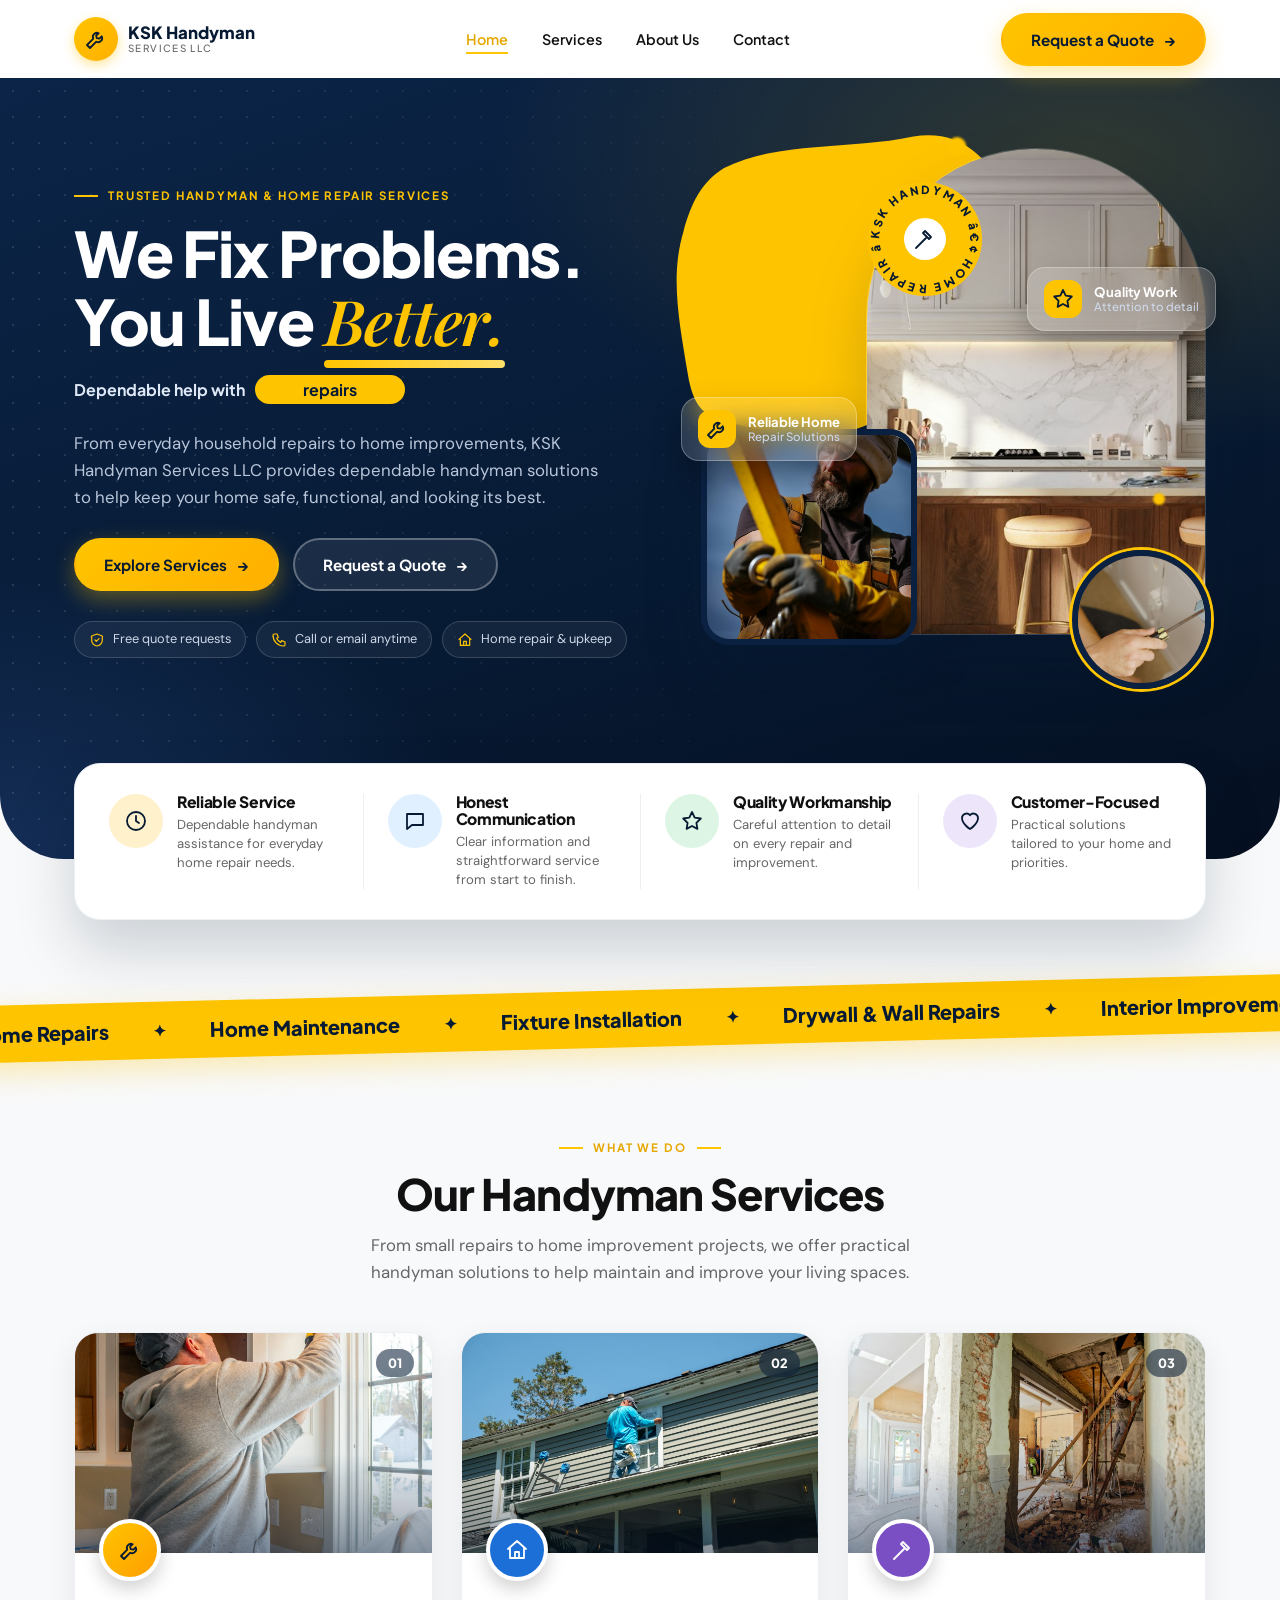
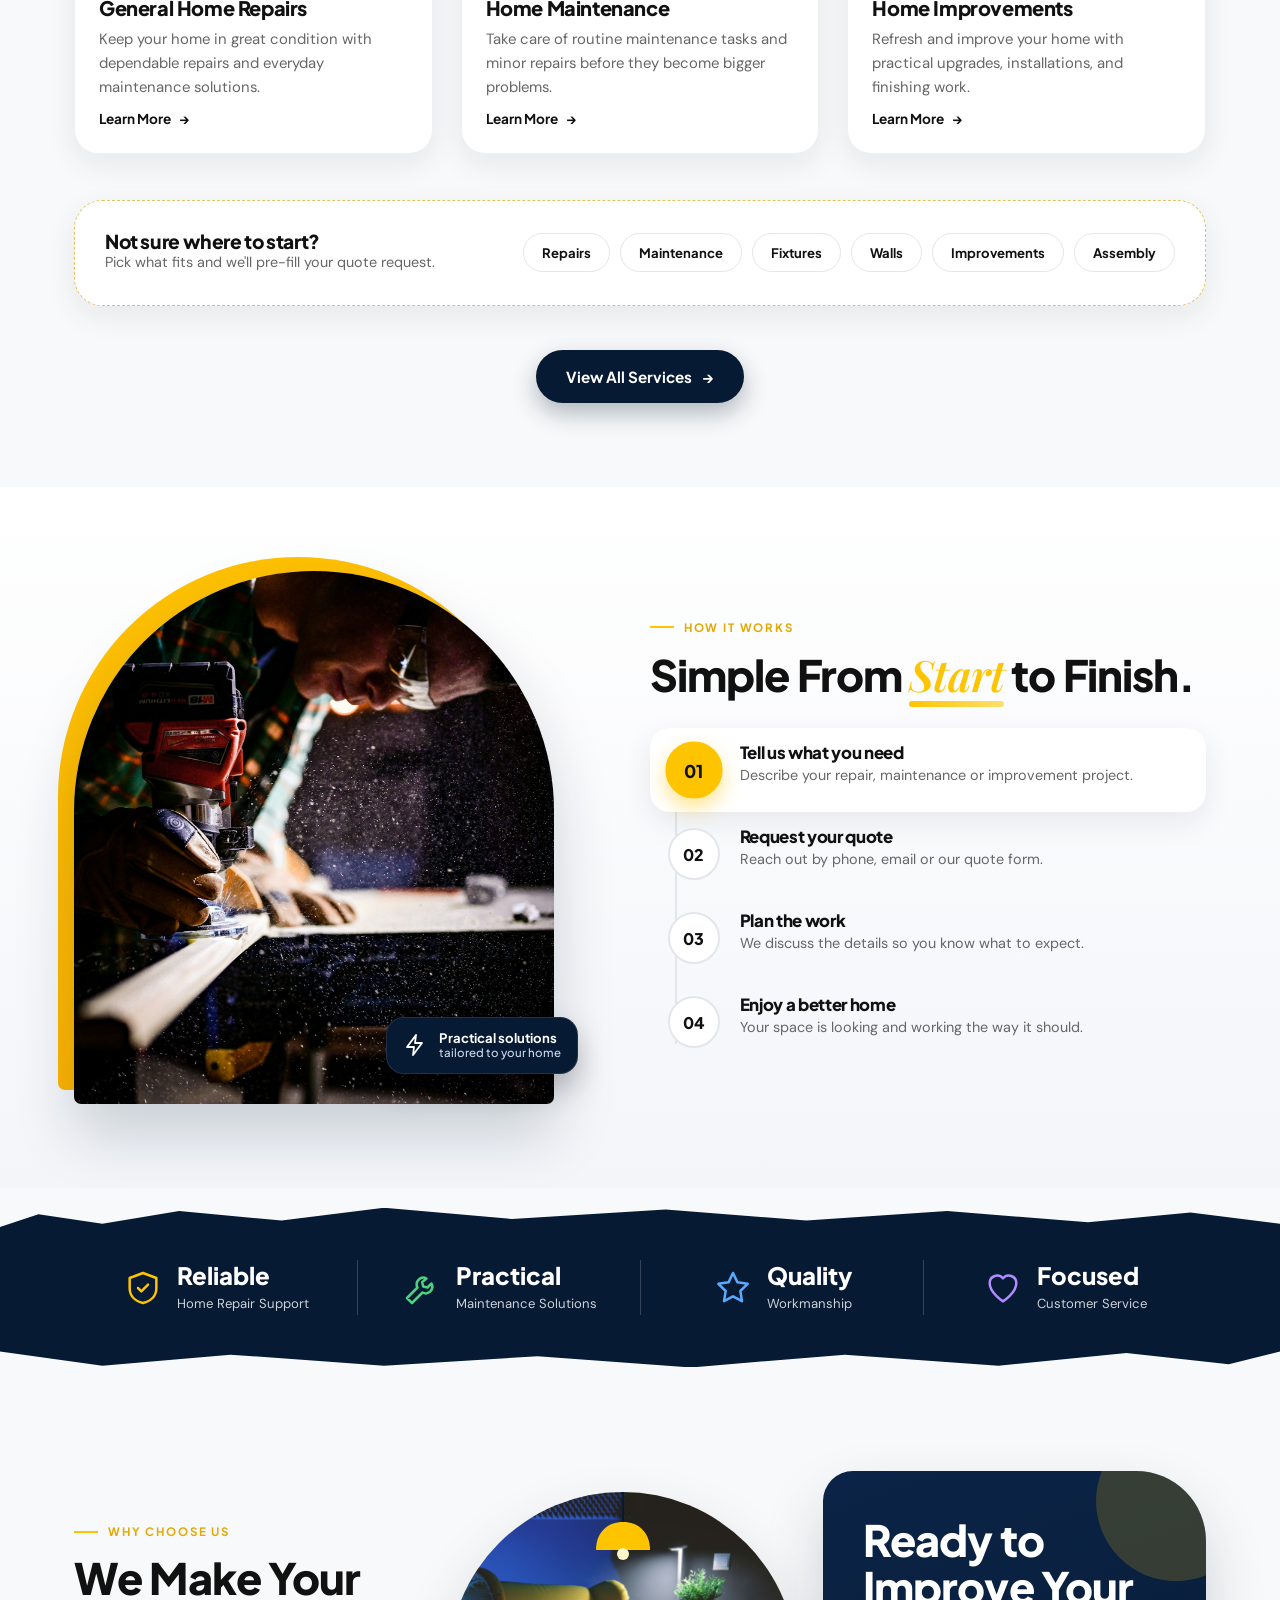
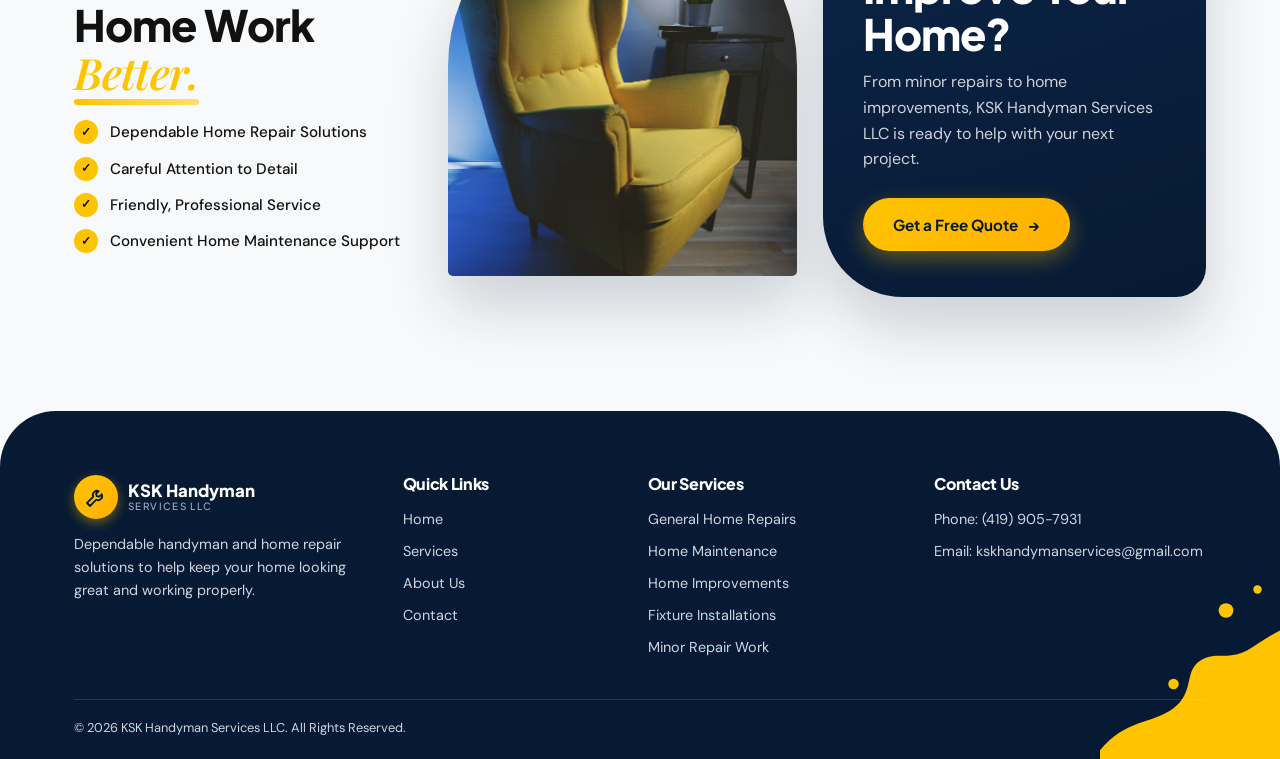
<file: index.html>
﻿<!doctype html><html lang="en"><head><meta charset="utf-8"><meta name="viewport" content="width=device-width,initial-scale=1"><title>KSK Handyman Services LLC | Handyman & Home Repair</title><meta name="description" content="Dependable handyman and home repair services from KSK Handyman Services LLC."><link rel="stylesheet" href="styles.css"></head><body><svg width="0" height="0" style="position:absolute" aria-hidden="true"><symbol id='wrench' viewBox='0 0 24 24'><path d="M14.7 6.3a4 4 0 0 0-5.4 5.4L3 18l3 3 6.3-6.3a4 4 0 0 0 5.4-5.4l-2.4 2.4-2.6-.6-.6-2.6z"/></symbol><symbol id='home' viewBox='0 0 24 24'><path d="M3 11l9-8 9 8M5 10v10h14V10M10 20v-6h4v6"/></symbol><symbol id='hammer' viewBox='0 0 24 24'><path d="M14 6l4 4M5 19l8-8M12 4l6 6-2 2-6-6zM3 21l3-3"/></symbol><symbol id='clock' viewBox='0 0 24 24'><circle cx="12" cy="12" r="9"/><path d="M12 7v5l3 2"/></symbol><symbol id='chat' viewBox='0 0 24 24'><path d="M4 5h16v11H9l-5 4z"/></symbol><symbol id='star' viewBox='0 0 24 24'><path d="M12 3l2.7 5.6 6.1.9-4.4 4.3 1 6.1L12 17l-5.4 2.9 1-6.1L3.2 9.5l6.1-.9z"/></symbol><symbol id='heart' viewBox='0 0 24 24'><path d="M12 20s-8-5-8-11a4.5 4.5 0 0 1 8-2.8A4.5 4.5 0 0 1 20 9c0 6-8 11-8 11z"/></symbol><symbol id='shield' viewBox='0 0 24 24'><path d="M12 3l8 3v6c0 5-3.5 8-8 9-4.5-1-8-4-8-9V6z"/><path d="M9 12l2 2 4-4"/></symbol><symbol id='plug' viewBox='0 0 24 24'><path d="M9 3v5M15 3v5M6 8h12v4a6 6 0 0 1-12 0zM12 18v3"/></symbol><symbol id='wall' viewBox='0 0 24 24'><path d="M3 5h18v14H3zM3 12h18M9 5v7M15 12v7"/></symbol><symbol id='brush' viewBox='0 0 24 24'><path d="M3 20c3 0 5-1 5-4l9-9 3 3-9 9c-3 0-5 2-8 1zM15 5l3-2 3 3-2 3"/></symbol><symbol id='box' viewBox='0 0 24 24'><path d="M3 7l9-4 9 4v10l-9 4-9-4zM3 7l9 4 9-4M12 11v10"/></symbol><symbol id='phone' viewBox='0 0 24 24'><path d="M5 3h4l2 5-2.5 1.5a11 11 0 0 0 6 6L16 13l5 2v4a2 2 0 0 1-2 2A16 16 0 0 1 3 5a2 2 0 0 1 2-2z"/></symbol><symbol id='mail' viewBox='0 0 24 24'><rect x="3" y="5" width="18" height="14" rx="2"/><path d="M3 7l9 6 9-6"/></symbol><symbol id='form' viewBox='0 0 24 24'><rect x="5" y="3" width="14" height="18" rx="2"/><path d="M9 8h6M9 12h6M9 16h3"/></symbol><symbol id='bolt' viewBox='0 0 24 24'><path d="M13 2L4 14h7l-1 8 9-12h-7z"/></symbol><symbol id='ruler' viewBox='0 0 24 24'><path d="M3 17L17 3l4 4L7 21zM8 12l2 2M11 9l2 2M14 6l2 2"/></symbol><symbol id='arrow-up' viewBox='0 0 24 24'><path d="M12 19V5M5 12l7-7 7 7"/></symbol></svg>
<header><div class="wrap nav"><a class='logo' href='index.html'><i><svg class='i' style='color:#071A33'><use href='#wrench'/></svg></i><span>KSK Handyman<small>Services LLC</small></span></a><nav class="menu"><a href='index.html' class='on'>Home</a><a href='services.html'>Services</a><a href='about.html'>About Us</a><a href='contact.html'>Contact</a></nav><a class="btn" href="contact.html">Request a Quote <span class="ar">&rarr;</span></a><button class="burger" aria-label="Menu"><span></span><span></span><span></span></button></div></header><main><section class="hero"><div class="wrap hgrid"><div>
<span class="eyebrow l">Trusted Handyman &amp; Home Repair Services</span>
<h1>We Fix Problems.<br>You Live <em class="hl">Better.</em></h1>
<div class="rot" style="margin-top:20px">Dependable help with <b>repairs</b></div>
<p class="lead" style="margin-top:0">From everyday household repairs to home improvements, KSK Handyman Services LLC provides dependable handyman solutions to help keep your home safe, functional, and looking its best.</p>
<div class="btns"><a class="btn" href="services.html">Explore Services <span class="ar">&rarr;</span></a><a class="btn ghost" href="contact.html">Request a Quote <span class="ar">&rarr;</span></a></div>
<div class="chips"><span><svg class='i'><use href='#shield'/></svg>Free quote requests</span><span><svg class='i'><use href='#phone'/></svg>Call or email anytime</span><span><svg class='i'><use href='#home'/></svg>Home repair &amp; upkeep</span></div></div>
<div class="stage"><svg class="brush layer" data-d="6" viewBox="0 0 400 420"><path fill="#FFC400" d="M60 40c60-30 140-20 210-35 50-8 80 20 100 60 15 40-10 60 5 100s-15 70-25 110c-8 40-60 30-100 40s-90 40-140 20S30 330 20 270 0 160 15 110c8-30 20-55 45-70z"/></svg>
<div class="layer arch" data-d="10"><img src="images/kitchen.jpg" alt="Beautifully finished luxury kitchen"></div>
<div class="layer sq" data-d="-16"><img src="images/hero-main.jpg" alt="Skilled worker with tools"></div>
<div class="layer circ" data-d="18"><img src="images/hero-b.jpg" alt="Installing a bracket with a screwdriver"></div>
<svg class="spin layer" data-d="0" viewBox="0 0 120 120"><defs><path id="cp" d="M60 60m-46 0a46 46 0 1 1 92 0a46 46 0 1 1-92 0"/></defs><circle cx="60" cy="60" r="58" fill="#FFC400"/><text font-family="Plus Jakarta Sans" font-weight="800" font-size="11.5" letter-spacing="2.6" fill="#071A33"><textPath href="#cp">KSK HANDYMAN â€¢ HOME REPAIR â€¢ </textPath></text></svg><div class="layer spinw" data-d="0" style="width:118px;height:118px;display:grid;place-items:center;left:34%;top:6%;z-index:6"><span style="position:absolute;color:#071A33;display:grid;place-items:center;width:42px;height:42px;border-radius:50%;background:#fff"><svg class='i'><use href='#hammer'/></svg></span></div>
<div class="layer glass g1" data-d="-22"><span class="gi"><svg class='i'><use href='#wrench'/></svg></span><span>Reliable Home<small>Repair Solutions</small></span></div>
<div class="layer glass g2" data-d="20"><span class="gi"><svg class='i'><use href='#star'/></svg></span><span>Quality Work<small>Attention to detail</small></span></div>
<span class="layer orb o1" data-d="26"></span><span class="layer orb o2" data-d="-20"></span></div></div></section>
<div class="wrap stripwrap"><div class="strip rv">
<div><span class="ic c1"><svg class='i'><use href='#clock'/></svg></span><span><h4>Reliable Service</h4><p>Dependable handyman assistance for everyday home repair needs.</p></span></div>
<div><span class="ic c2"><svg class='i'><use href='#chat'/></svg></span><span><h4>Honest Communication</h4><p>Clear information and straightforward service from start to finish.</p></span></div>
<div><span class="ic c3"><svg class='i'><use href='#star'/></svg></span><span><h4>Quality Workmanship</h4><p>Careful attention to detail on every repair and improvement.</p></span></div>
<div><span class="ic c4"><svg class='i'><use href='#heart'/></svg></span><span><h4>Customer-Focused</h4><p>Practical solutions tailored to your home and priorities.</p></span></div></div></div>
<div class='mq' aria-hidden='true'><div><span>Home Repairs</span><span>Home Maintenance</span><span>Fixture Installation</span><span>Drywall &amp; Wall Repairs</span><span>Interior Improvements</span><span>Furniture Assembly</span><span>Minor Installations</span><span>Home Repairs</span><span>Home Maintenance</span><span>Fixture Installation</span><span>Drywall &amp; Wall Repairs</span><span>Interior Improvements</span><span>Furniture Assembly</span><span>Minor Installations</span></div></div>
<section><div class="wrap"><div class="head"><span class="eyebrow c">What We Do</span><h2>Our Handyman Services</h2><p class="lead">From small repairs to home improvement projects, we offer practical handyman solutions to help maintain and improve your living spaces.</p></div>
<div class="grid3">
<article class='card rv'><div class='imgbox'><img src='images/service-repairs.jpg' alt='General Home Repairs' loading='lazy'><span class='num'>01</span></div><span class='ico i-y'><svg class='i'><use href='#wrench'/></svg></span><div class='body'><h3>General Home Repairs</h3><p>Keep your home in great condition with dependable repairs and everyday maintenance solutions.</p><a class='link' href='services.html'>Learn More <span class='ar'>&rarr;</span></a></div></article>
<article class='card rv'><div class='imgbox'><img src='images/service-maintenance.jpg' alt='Home Maintenance' loading='lazy'><span class='num'>02</span></div><span class='ico i-b'><svg class='i'><use href='#home'/></svg></span><div class='body'><h3>Home Maintenance</h3><p>Take care of routine maintenance tasks and minor repairs before they become bigger problems.</p><a class='link' href='services.html'>Learn More <span class='ar'>&rarr;</span></a></div></article>
<article class='card rv'><div class='imgbox'><img src='images/service-improvements.jpg' alt='Home Improvements' loading='lazy'><span class='num'>03</span></div><span class='ico i-p'><svg class='i'><use href='#hammer'/></svg></span><div class='body'><h3>Home Improvements</h3><p>Refresh and improve your home with practical upgrades, installations, and finishing work.</p><a class='link' href='services.html'>Learn More <span class='ar'>&rarr;</span></a></div></article>
</div>
<div class="finder rv"><div><h3>Not sure where to start?</h3><p>Pick what fits and we'll pre-fill your quote request.</p></div><div class="pills"><a href="contact.html?service=General">Repairs</a><a href="contact.html?service=Home%20Maintenance">Maintenance</a><a href="contact.html?service=Fixture">Fixtures</a><a href="contact.html?service=Drywall">Walls</a><a href="contact.html?service=Interior">Improvements</a><a href="contact.html?service=Furniture">Assembly</a></div></div>
<div class="center"><a class="btn dark" href="services.html">View All Services <span class="ar">&rarr;</span></a></div></div></section>
<section class="proc"><div class="wrap pg"><div class="arc rv"><div class="imgbox"><img src="images/hero-a.jpg" alt="Precision work with power tools" loading="lazy"></div><div class="glass"><svg class='i'><use href='#bolt'/></svg><span>Practical solutions<small>tailored to your home</small></span></div></div>
<div class="rv d1"><span class="eyebrow l">How It Works</span><h2>Simple From <em class="hl">Start</em> to Finish.</h2>
<ul class="steps">
<li><b>01</b><div><h4>Tell us what you need</h4><p>Describe your repair, maintenance or improvement project.</p></div></li>
<li><b>02</b><div><h4>Request your quote</h4><p>Reach out by phone, email or our quote form.</p></div></li>
<li><b>03</b><div><h4>Plan the work</h4><p>We discuss the details so you know what to expect.</p></div></li>
<li><b>04</b><div><h4>Enjoy a better home</h4><p>Your space is looking and working the way it should.</p></div></li></ul></div></div></section>
<div class="brushbar"><div class="wrap bb">
<div><svg class="i" style="color:#FFC400"><use href="#shield"/></svg><span><b>Reliable</b><span>Home Repair Support</span></span></div>
<div><svg class="i" style="color:#4CD27F"><use href="#wrench"/></svg><span><b>Practical</b><span>Maintenance Solutions</span></span></div>
<div><svg class="i" style="color:#5AA9FF"><use href="#star"/></svg><span><b>Quality</b><span>Workmanship</span></span></div>
<div><svg class="i" style="color:#B18CFF"><use href="#heart"/></svg><span><b>Focused</b><span>Customer Service</span></span></div></div></div>
<section class="why"><div class="wrap"><div class="rv"><span class="eyebrow l">Why Choose Us</span><h2>We Make Your Home Work <em class="hl">Better.</em></h2><ul class="checks"><li>Dependable Home Repair Solutions</li><li>Careful Attention to Detail</li><li>Friendly, Professional Service</li><li>Convenient Home Maintenance Support</li></ul></div>
<div class="room rv d1"><svg class="pendant" viewBox="0 0 70 90"><path d="M35 0v34" stroke="#071A33" stroke-width="2"/><path d="M8 62c0-18 12-28 27-28s27 10 27 28z" fill="#FFC400"/><circle cx="35" cy="66" r="6" fill="#fff6c9"/></svg><img src="images/living-room.jpg" alt="Well-maintained living room with yellow armchair" loading="lazy"></div>
<div class="cta rv d2"><h2>Ready to Improve Your Home?</h2><p>From minor repairs to home improvements, KSK Handyman Services LLC is ready to help with your next project.</p><a class="btn" href="contact.html">Get a Free Quote <span class="ar">&rarr;</span></a></div></div></section></main>
<footer><svg class="splash" viewBox="0 0 200 200"><path fill="#FFC400" d="M200 40c-30 5-45 20-60 28-20 10-30 0-45 10s-5 30-25 45-45 10-70 40v37h200z"/><circle cx="120" cy="30" r="7" fill="#FFC400"/><circle cx="70" cy="100" r="5" fill="#FFC400"/><circle cx="150" cy="10" r="4" fill="#FFC400"/></svg><div class="wrap"><div class="fg"><div><a class='logo' href='index.html'><i><svg class='i' style='color:#071A33'><use href='#wrench'/></svg></i><span>KSK Handyman<small>Services LLC</small></span></a><p>Dependable handyman and home repair solutions to help keep your home looking great and working properly.</p></div>
<div><h4>Quick Links</h4><ul><li><a href="index.html">Home</a></li><li><a href="services.html">Services</a></li><li><a href="about.html">About Us</a></li><li><a href="contact.html">Contact</a></li></ul></div>
<div><h4>Our Services</h4><ul><li><a href="services.html">General Home Repairs</a></li><li><a href="services.html">Home Maintenance</a></li><li><a href="services.html">Home Improvements</a></li><li><a href="services.html">Fixture Installations</a></li><li><a href="services.html">Minor Repair Work</a></li></ul></div>
<div><h4>Contact Us</h4><ul><li><a href="tel:+14199057931">Phone: (419) 905-7931</a></li><li><a href="mailto:kskhandymanservices@gmail.com">Email: kskhandymanservices@gmail.com</a></li></ul></div></div>
<div class="copy">&copy; 2026 KSK Handyman Services LLC. All Rights Reserved.</div></div></footer><script src="script.js"></script></body></html>
</file>
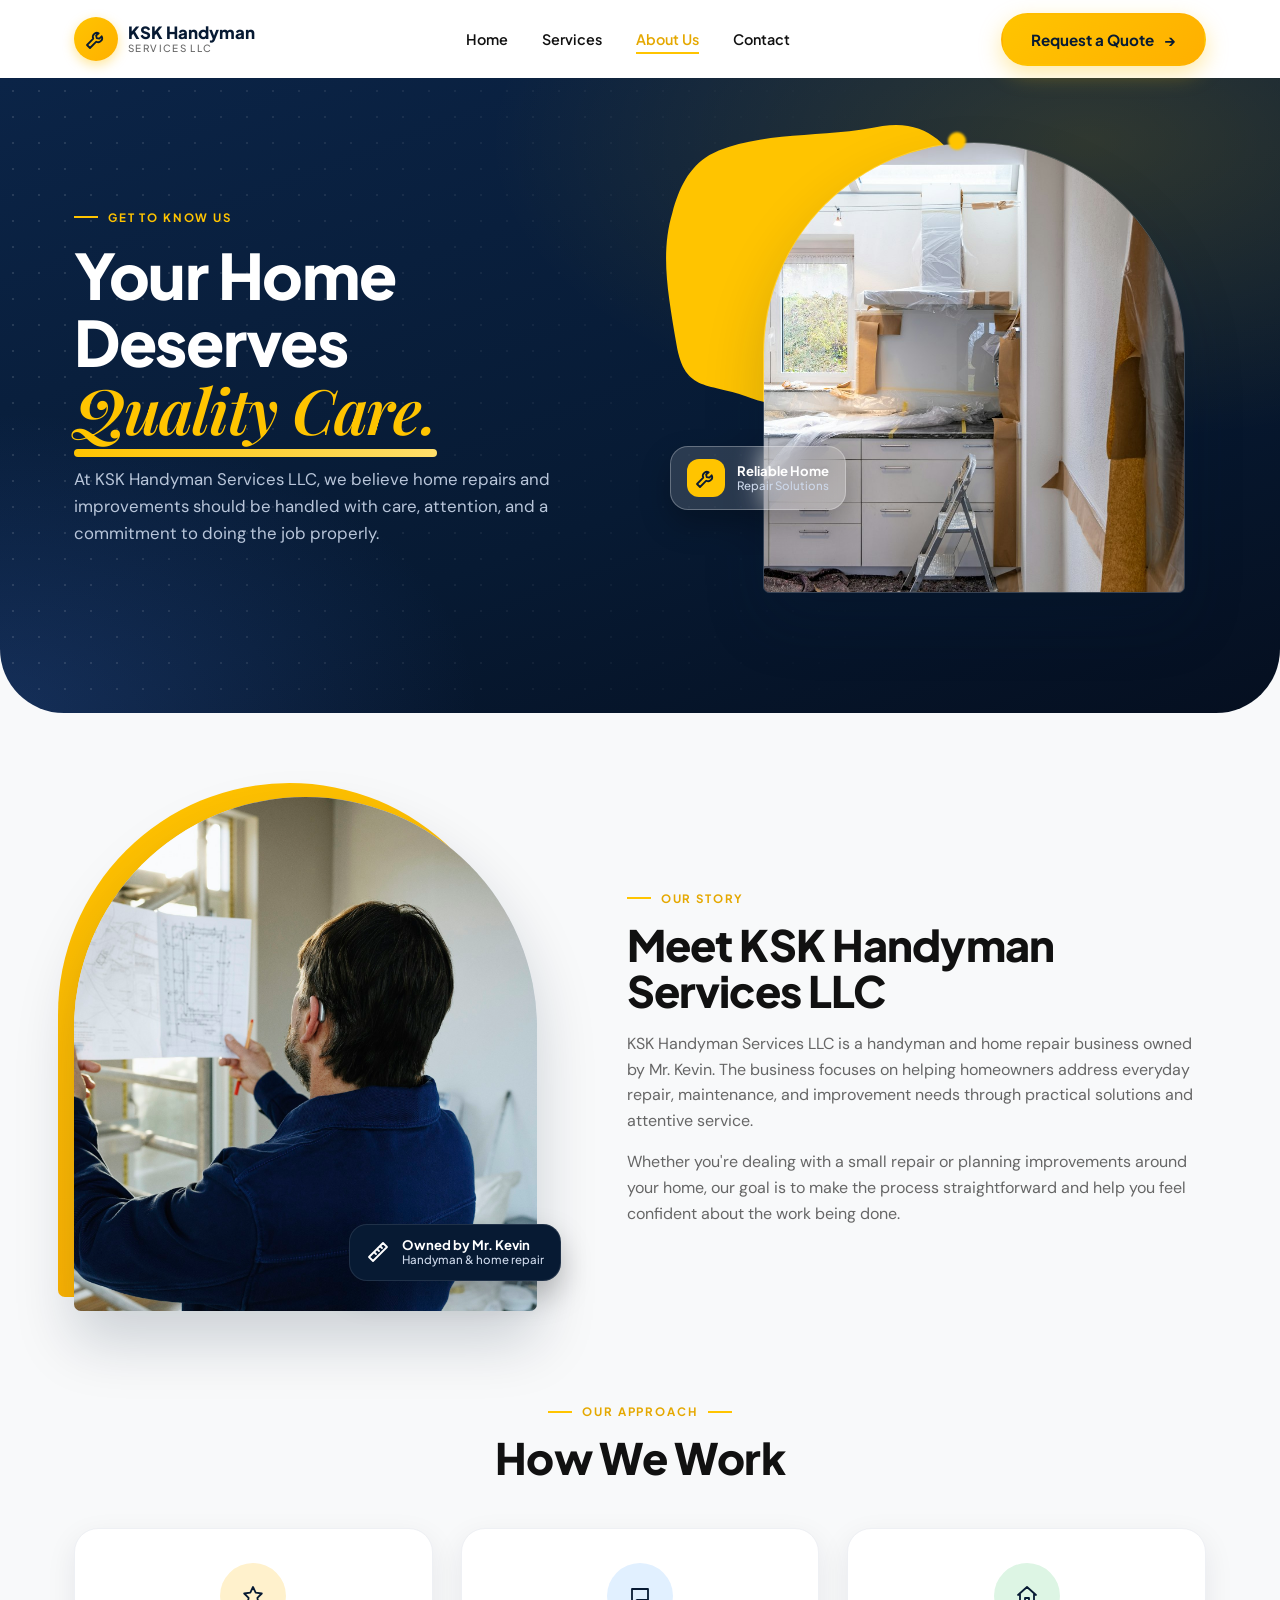
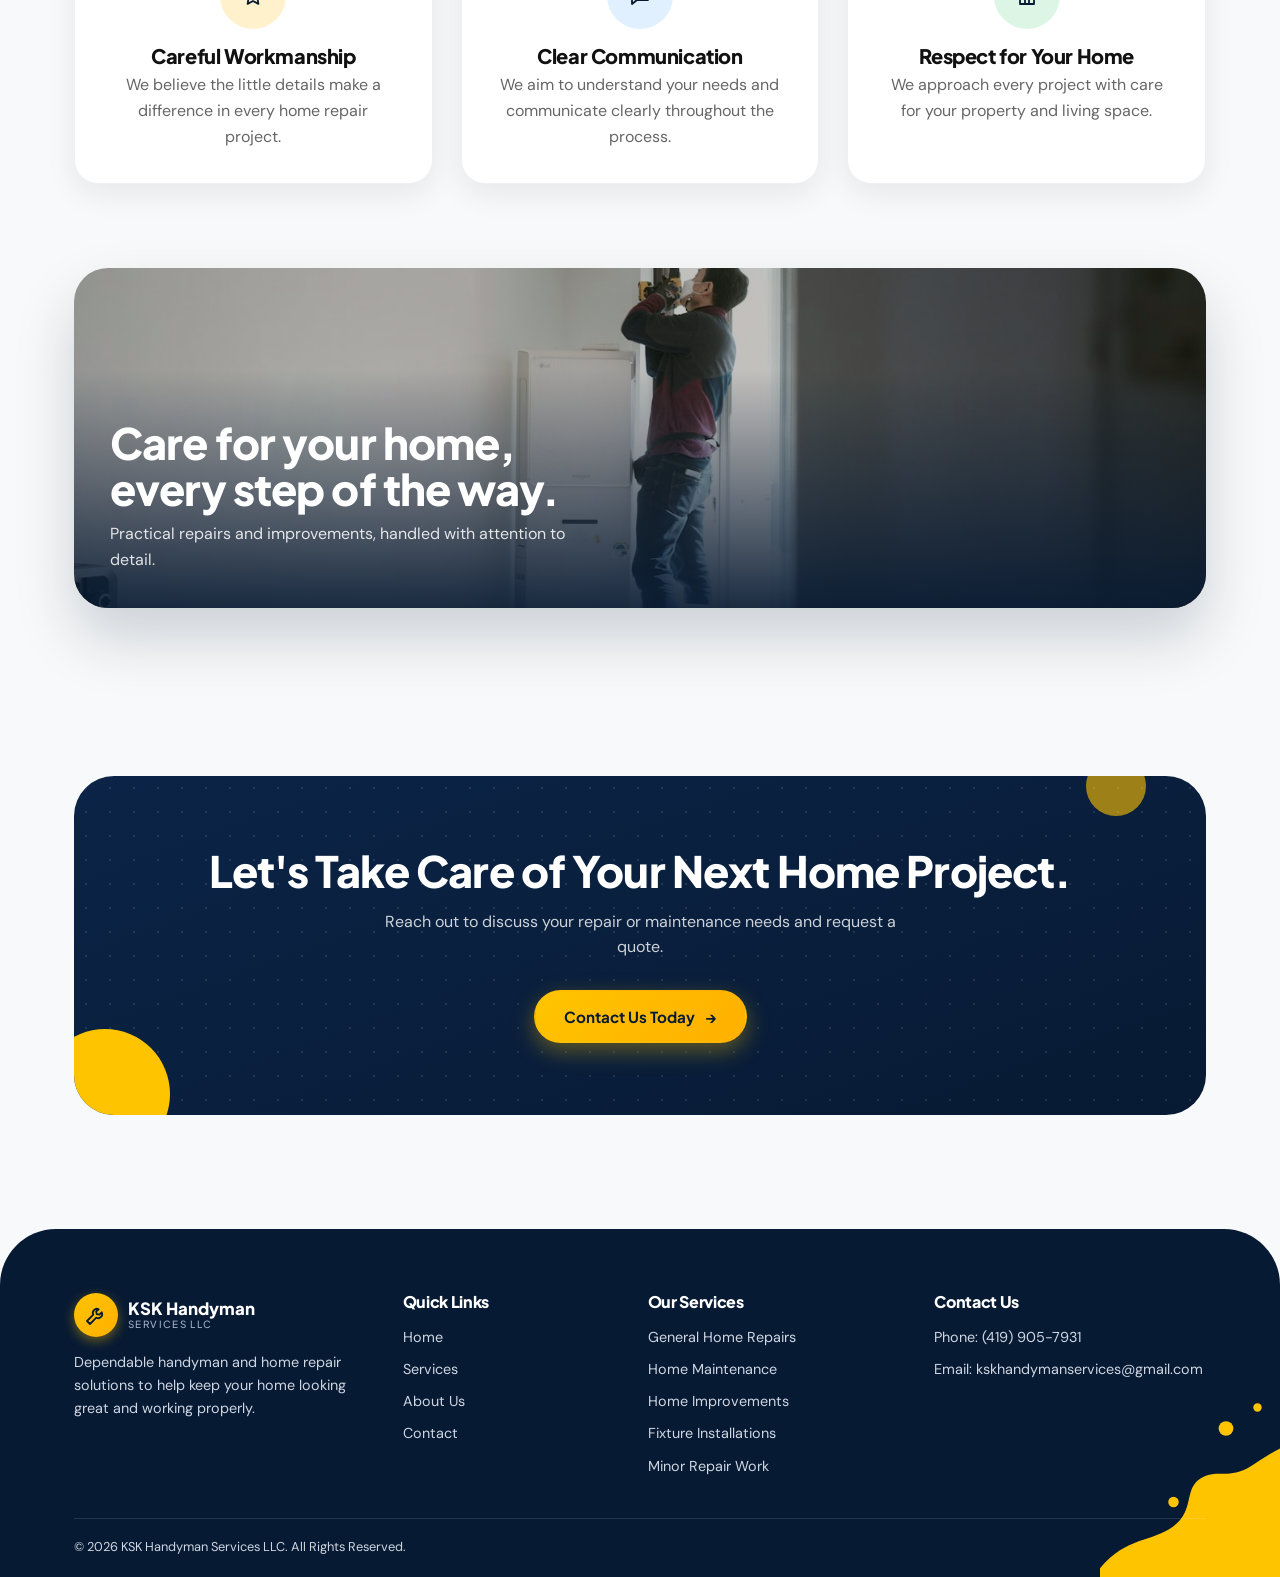
<file: about.html>
﻿<!doctype html><html lang="en"><head><meta charset="utf-8"><meta name="viewport" content="width=device-width,initial-scale=1"><title>About Us | KSK Handyman Services LLC</title><meta name="description" content="About KSK Handyman Services LLC."><link rel="stylesheet" href="styles.css"></head><body><svg width="0" height="0" style="position:absolute" aria-hidden="true"><symbol id='wrench' viewBox='0 0 24 24'><path d="M14.7 6.3a4 4 0 0 0-5.4 5.4L3 18l3 3 6.3-6.3a4 4 0 0 0 5.4-5.4l-2.4 2.4-2.6-.6-.6-2.6z"/></symbol><symbol id='home' viewBox='0 0 24 24'><path d="M3 11l9-8 9 8M5 10v10h14V10M10 20v-6h4v6"/></symbol><symbol id='hammer' viewBox='0 0 24 24'><path d="M14 6l4 4M5 19l8-8M12 4l6 6-2 2-6-6zM3 21l3-3"/></symbol><symbol id='clock' viewBox='0 0 24 24'><circle cx="12" cy="12" r="9"/><path d="M12 7v5l3 2"/></symbol><symbol id='chat' viewBox='0 0 24 24'><path d="M4 5h16v11H9l-5 4z"/></symbol><symbol id='star' viewBox='0 0 24 24'><path d="M12 3l2.7 5.6 6.1.9-4.4 4.3 1 6.1L12 17l-5.4 2.9 1-6.1L3.2 9.5l6.1-.9z"/></symbol><symbol id='heart' viewBox='0 0 24 24'><path d="M12 20s-8-5-8-11a4.5 4.5 0 0 1 8-2.8A4.5 4.5 0 0 1 20 9c0 6-8 11-8 11z"/></symbol><symbol id='shield' viewBox='0 0 24 24'><path d="M12 3l8 3v6c0 5-3.5 8-8 9-4.5-1-8-4-8-9V6z"/><path d="M9 12l2 2 4-4"/></symbol><symbol id='plug' viewBox='0 0 24 24'><path d="M9 3v5M15 3v5M6 8h12v4a6 6 0 0 1-12 0zM12 18v3"/></symbol><symbol id='wall' viewBox='0 0 24 24'><path d="M3 5h18v14H3zM3 12h18M9 5v7M15 12v7"/></symbol><symbol id='brush' viewBox='0 0 24 24'><path d="M3 20c3 0 5-1 5-4l9-9 3 3-9 9c-3 0-5 2-8 1zM15 5l3-2 3 3-2 3"/></symbol><symbol id='box' viewBox='0 0 24 24'><path d="M3 7l9-4 9 4v10l-9 4-9-4zM3 7l9 4 9-4M12 11v10"/></symbol><symbol id='phone' viewBox='0 0 24 24'><path d="M5 3h4l2 5-2.5 1.5a11 11 0 0 0 6 6L16 13l5 2v4a2 2 0 0 1-2 2A16 16 0 0 1 3 5a2 2 0 0 1 2-2z"/></symbol><symbol id='mail' viewBox='0 0 24 24'><rect x="3" y="5" width="18" height="14" rx="2"/><path d="M3 7l9 6 9-6"/></symbol><symbol id='form' viewBox='0 0 24 24'><rect x="5" y="3" width="14" height="18" rx="2"/><path d="M9 8h6M9 12h6M9 16h3"/></symbol><symbol id='bolt' viewBox='0 0 24 24'><path d="M13 2L4 14h7l-1 8 9-12h-7z"/></symbol><symbol id='ruler' viewBox='0 0 24 24'><path d="M3 17L17 3l4 4L7 21zM8 12l2 2M11 9l2 2M14 6l2 2"/></symbol><symbol id='arrow-up' viewBox='0 0 24 24'><path d="M12 19V5M5 12l7-7 7 7"/></symbol></svg>
<header><div class="wrap nav"><a class='logo' href='index.html'><i><svg class='i' style='color:#071A33'><use href='#wrench'/></svg></i><span>KSK Handyman<small>Services LLC</small></span></a><nav class="menu"><a href='index.html'>Home</a><a href='services.html'>Services</a><a href='about.html' class='on'>About Us</a><a href='contact.html'>Contact</a></nav><a class="btn" href="contact.html">Request a Quote <span class="ar">&rarr;</span></a><button class="burger" aria-label="Menu"><span></span><span></span><span></span></button></div></header><main><section class='dhero'><div class='wrap hgrid'><div><span class='eyebrow l'>Get to Know Us</span><h1>Your Home Deserves <em class="hl">Quality Care.</em></h1><p class='lead'>At KSK Handyman Services LLC, we believe home repairs and improvements should be handled with care, attention, and a commitment to doing the job properly.</p></div><div class='pstage'><svg class="brush layer" data-d="6" viewBox="0 0 400 420"><path fill="#FFC400" d="M60 40c60-30 140-20 210-35 50-8 80 20 100 60 15 40-10 60 5 100s-15 70-25 110c-8 40-60 30-100 40s-90 40-140 20S30 330 20 270 0 160 15 110c8-30 20-55 45-70z"/></svg><div class='layer arch' data-d='10'><img src='images/about-hero.jpg' alt='Home renovation in progress'></div><div class='layer glass g1' data-d='-14'><span class='gi'><svg class='i'><use href='#wrench'/></svg></span><span>Reliable Home<small>Repair Solutions</small></span></div><span class='layer orb o1'></span></div></div></section>
<section><div class="wrap story"><div class="arc rv"><div class="imgbox"><img src="images/story.jpg" alt="Planning a home project" loading="lazy"></div><div class="glass"><svg class='i'><use href='#ruler'/></svg><span>Owned by Mr. Kevin<small>Handyman &amp; home repair</small></span></div></div><div class="rv d1"><span class="eyebrow l">Our Story</span><h2>Meet KSK Handyman Services LLC</h2><p>KSK Handyman Services LLC is a handyman and home repair business owned by Mr. Kevin. The business focuses on helping homeowners address everyday repair, maintenance, and improvement needs through practical solutions and attentive service.</p><p>Whether you're dealing with a small repair or planning improvements around your home, our goal is to make the process straightforward and help you feel confident about the work being done.</p></div></div></section>
<section style="padding-top:0"><div class="wrap"><div class="head"><span class="eyebrow c">Our Approach</span><h2>How We Work</h2></div><div class="grid3">
<div class="ccard rv"><span class="ic c1"><svg class='i'><use href='#star'/></svg></span><h3>Careful Workmanship</h3><p>We believe the little details make a difference in every home repair project.</p></div>
<div class="ccard rv d1"><span class="ic c2"><svg class='i'><use href='#chat'/></svg></span><h3>Clear Communication</h3><p>We aim to understand your needs and communicate clearly throughout the process.</p></div>
<div class="ccard rv d2"><span class="ic c3"><svg class='i'><use href='#home'/></svg></span><h3>Respect for Your Home</h3><p>We approach every project with care for your property and living space.</p></div></div></div></section>
<section style="padding-top:0"><div class="wrap"><div class="banner rv"><img src="images/hero-handyman.jpg" alt="Handyman at work on a ladder inside a home" loading="lazy"><div><h2>Care for your home, every step of the way.</h2><p>Practical repairs and improvements, handled with attention to detail.</p></div></div></div></section>
<section><div class='wrap'><div class='band rv'><span class='s1'></span><span class='s2'></span><h2>Let's Take Care of Your Next Home Project.</h2><p>Reach out to discuss your repair or maintenance needs and request a quote.</p><a class='btn' href='contact.html'>Contact Us Today <span class='ar'>&rarr;</span></a></div></div></section></main>
<footer><svg class="splash" viewBox="0 0 200 200"><path fill="#FFC400" d="M200 40c-30 5-45 20-60 28-20 10-30 0-45 10s-5 30-25 45-45 10-70 40v37h200z"/><circle cx="120" cy="30" r="7" fill="#FFC400"/><circle cx="70" cy="100" r="5" fill="#FFC400"/><circle cx="150" cy="10" r="4" fill="#FFC400"/></svg><div class="wrap"><div class="fg"><div><a class='logo' href='index.html'><i><svg class='i' style='color:#071A33'><use href='#wrench'/></svg></i><span>KSK Handyman<small>Services LLC</small></span></a><p>Dependable handyman and home repair solutions to help keep your home looking great and working properly.</p></div>
<div><h4>Quick Links</h4><ul><li><a href="index.html">Home</a></li><li><a href="services.html">Services</a></li><li><a href="about.html">About Us</a></li><li><a href="contact.html">Contact</a></li></ul></div>
<div><h4>Our Services</h4><ul><li><a href="services.html">General Home Repairs</a></li><li><a href="services.html">Home Maintenance</a></li><li><a href="services.html">Home Improvements</a></li><li><a href="services.html">Fixture Installations</a></li><li><a href="services.html">Minor Repair Work</a></li></ul></div>
<div><h4>Contact Us</h4><ul><li><a href="tel:+14199057931">Phone: (419) 905-7931</a></li><li><a href="mailto:kskhandymanservices@gmail.com">Email: kskhandymanservices@gmail.com</a></li></ul></div></div>
<div class="copy">&copy; 2026 KSK Handyman Services LLC. All Rights Reserved.</div></div></footer><script src="script.js"></script></body></html>
</file>
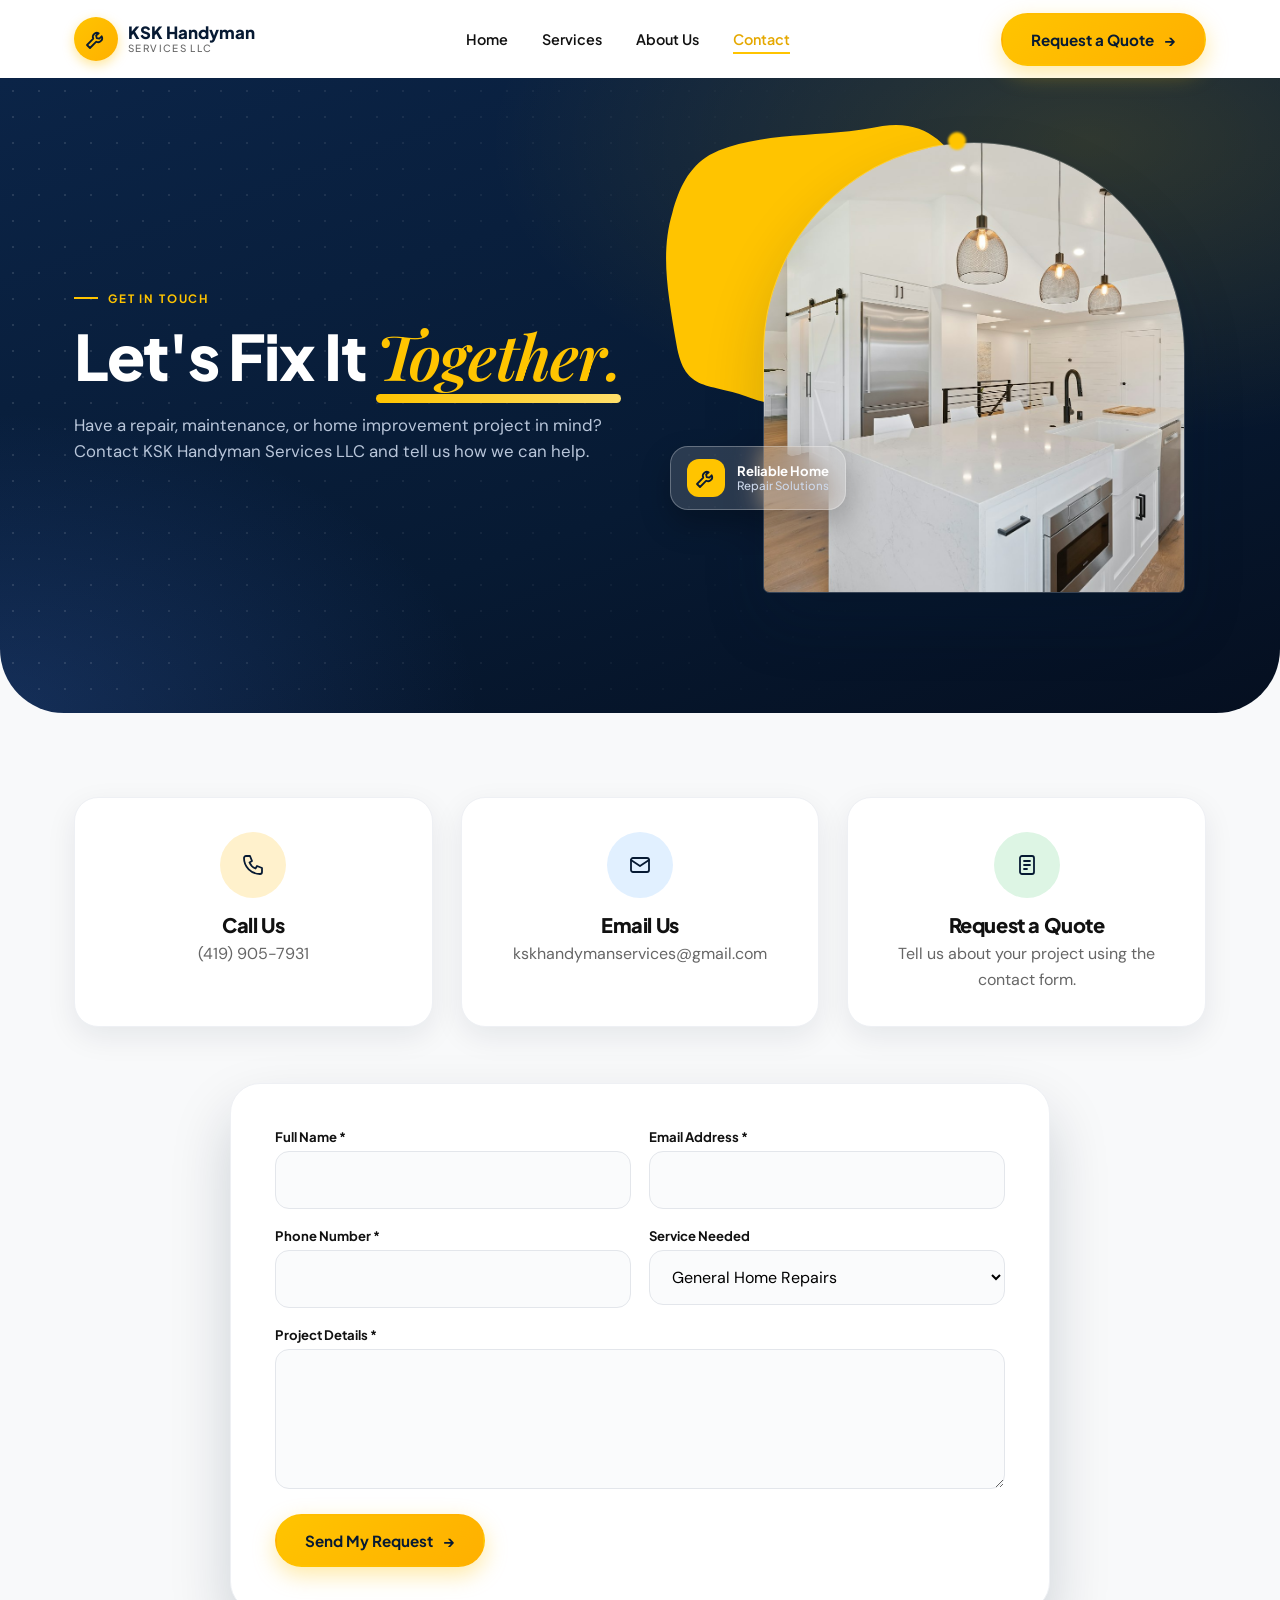
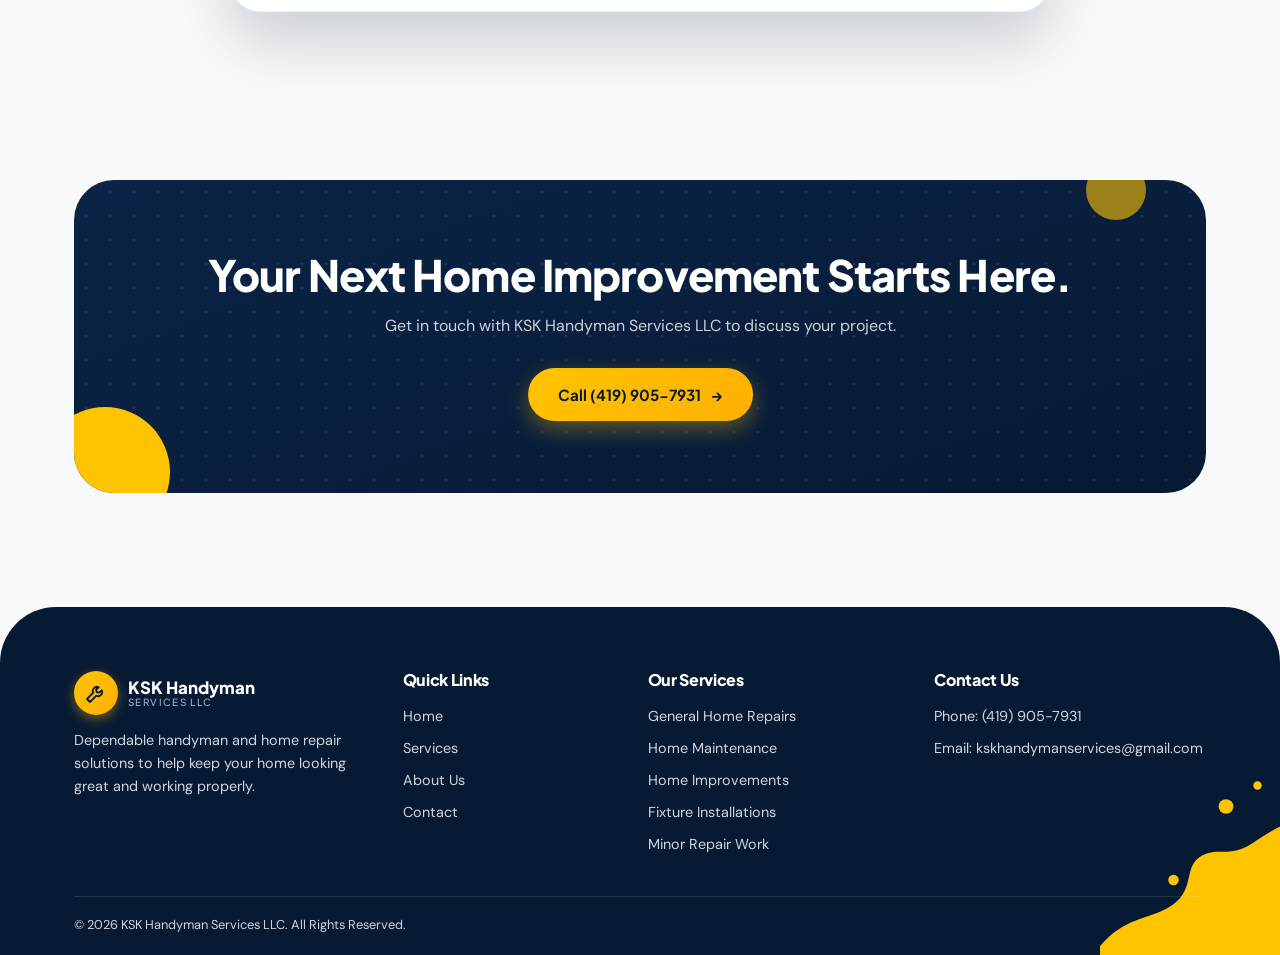
<file: contact.html>
﻿<!doctype html><html lang="en"><head><meta charset="utf-8"><meta name="viewport" content="width=device-width,initial-scale=1"><title>Contact | KSK Handyman Services LLC</title><meta name="description" content="Contact KSK Handyman Services LLC for a quote."><link rel="stylesheet" href="styles.css"></head><body><svg width="0" height="0" style="position:absolute" aria-hidden="true"><symbol id='wrench' viewBox='0 0 24 24'><path d="M14.7 6.3a4 4 0 0 0-5.4 5.4L3 18l3 3 6.3-6.3a4 4 0 0 0 5.4-5.4l-2.4 2.4-2.6-.6-.6-2.6z"/></symbol><symbol id='home' viewBox='0 0 24 24'><path d="M3 11l9-8 9 8M5 10v10h14V10M10 20v-6h4v6"/></symbol><symbol id='hammer' viewBox='0 0 24 24'><path d="M14 6l4 4M5 19l8-8M12 4l6 6-2 2-6-6zM3 21l3-3"/></symbol><symbol id='clock' viewBox='0 0 24 24'><circle cx="12" cy="12" r="9"/><path d="M12 7v5l3 2"/></symbol><symbol id='chat' viewBox='0 0 24 24'><path d="M4 5h16v11H9l-5 4z"/></symbol><symbol id='star' viewBox='0 0 24 24'><path d="M12 3l2.7 5.6 6.1.9-4.4 4.3 1 6.1L12 17l-5.4 2.9 1-6.1L3.2 9.5l6.1-.9z"/></symbol><symbol id='heart' viewBox='0 0 24 24'><path d="M12 20s-8-5-8-11a4.5 4.5 0 0 1 8-2.8A4.5 4.5 0 0 1 20 9c0 6-8 11-8 11z"/></symbol><symbol id='shield' viewBox='0 0 24 24'><path d="M12 3l8 3v6c0 5-3.5 8-8 9-4.5-1-8-4-8-9V6z"/><path d="M9 12l2 2 4-4"/></symbol><symbol id='plug' viewBox='0 0 24 24'><path d="M9 3v5M15 3v5M6 8h12v4a6 6 0 0 1-12 0zM12 18v3"/></symbol><symbol id='wall' viewBox='0 0 24 24'><path d="M3 5h18v14H3zM3 12h18M9 5v7M15 12v7"/></symbol><symbol id='brush' viewBox='0 0 24 24'><path d="M3 20c3 0 5-1 5-4l9-9 3 3-9 9c-3 0-5 2-8 1zM15 5l3-2 3 3-2 3"/></symbol><symbol id='box' viewBox='0 0 24 24'><path d="M3 7l9-4 9 4v10l-9 4-9-4zM3 7l9 4 9-4M12 11v10"/></symbol><symbol id='phone' viewBox='0 0 24 24'><path d="M5 3h4l2 5-2.5 1.5a11 11 0 0 0 6 6L16 13l5 2v4a2 2 0 0 1-2 2A16 16 0 0 1 3 5a2 2 0 0 1 2-2z"/></symbol><symbol id='mail' viewBox='0 0 24 24'><rect x="3" y="5" width="18" height="14" rx="2"/><path d="M3 7l9 6 9-6"/></symbol><symbol id='form' viewBox='0 0 24 24'><rect x="5" y="3" width="14" height="18" rx="2"/><path d="M9 8h6M9 12h6M9 16h3"/></symbol><symbol id='bolt' viewBox='0 0 24 24'><path d="M13 2L4 14h7l-1 8 9-12h-7z"/></symbol><symbol id='ruler' viewBox='0 0 24 24'><path d="M3 17L17 3l4 4L7 21zM8 12l2 2M11 9l2 2M14 6l2 2"/></symbol><symbol id='arrow-up' viewBox='0 0 24 24'><path d="M12 19V5M5 12l7-7 7 7"/></symbol></svg>
<header><div class="wrap nav"><a class='logo' href='index.html'><i><svg class='i' style='color:#071A33'><use href='#wrench'/></svg></i><span>KSK Handyman<small>Services LLC</small></span></a><nav class="menu"><a href='index.html'>Home</a><a href='services.html'>Services</a><a href='about.html'>About Us</a><a href='contact.html' class='on'>Contact</a></nav><a class="btn" href="contact.html">Request a Quote <span class="ar">&rarr;</span></a><button class="burger" aria-label="Menu"><span></span><span></span><span></span></button></div></header><main><section class='dhero'><div class='wrap hgrid'><div><span class='eyebrow l'>Get in Touch</span><h1>Let's Fix It <em class="hl">Together.</em></h1><p class='lead'>Have a repair, maintenance, or home improvement project in mind? Contact KSK Handyman Services LLC and tell us how we can help.</p></div><div class='pstage'><svg class="brush layer" data-d="6" viewBox="0 0 400 420"><path fill="#FFC400" d="M60 40c60-30 140-20 210-35 50-8 80 20 100 60 15 40-10 60 5 100s-15 70-25 110c-8 40-60 30-100 40s-90 40-140 20S30 330 20 270 0 160 15 110c8-30 20-55 45-70z"/></svg><div class='layer arch' data-d='10'><img src='images/contact-hero.jpg' alt='Elegant finished kitchen'></div><div class='layer glass g1' data-d='-14'><span class='gi'><svg class='i'><use href='#wrench'/></svg></span><span>Reliable Home<small>Repair Solutions</small></span></div><span class='layer orb o1'></span></div></div></section>
<section><div class="wrap"><div class="grid3" style="margin-bottom:56px">
<div class="ccard rv"><span class="ic c1"><svg class='i'><use href='#phone'/></svg></span><h3>Call Us</h3><p><a href="tel:+14199057931">(419) 905-7931</a></p></div>
<div class="ccard rv d1"><span class="ic c2"><svg class='i'><use href='#mail'/></svg></span><h3>Email Us</h3><p><a href="mailto:kskhandymanservices@gmail.com">kskhandymanservices@gmail.com</a></p></div>
<div class="ccard rv d2"><span class="ic c3"><svg class='i'><use href='#form'/></svg></span><h3>Request a Quote</h3><p>Tell us about your project using the contact form.</p></div></div>
<form id="qf" class="rv" data-endpoint="FORM_ENDPOINT"><input class="hp" name="website" tabindex="-1" autocomplete="off">
<div class="h"><label for="n">Full Name *</label><input id="n" name="name" required></div><div class="h"><label for="e">Email Address *</label><input id="e" type="email" name="email" required></div>
<div class="h"><label for="p">Phone Number *</label><input id="p" type="tel" name="phone" required></div>
<div class="h"><label for="s">Service Needed</label><select id="s" name="service"><option>General Home Repairs</option><option>Home Maintenance</option><option>Fixture Installation</option><option>Drywall &amp; Wall Repairs</option><option>Interior Improvements</option><option>Furniture Assembly</option><option>Other</option></select></div>
<div class="f"><label for="d">Project Details *</label><textarea id="d" name="details" required></textarea></div>
<div class="f"><button class="btn" type="submit">Send My Request <span class="ar">&rarr;</span></button></div><div class="ok" role="status"></div></form></div></section>
<section><div class='wrap'><div class='band rv'><span class='s1'></span><span class='s2'></span><h2>Your Next Home Improvement Starts Here.</h2><p>Get in touch with KSK Handyman Services LLC to discuss your project.</p><a class='btn' href='tel:+14199057931'>Call (419) 905-7931 <span class='ar'>&rarr;</span></a></div></div></section></main>
<footer><svg class="splash" viewBox="0 0 200 200"><path fill="#FFC400" d="M200 40c-30 5-45 20-60 28-20 10-30 0-45 10s-5 30-25 45-45 10-70 40v37h200z"/><circle cx="120" cy="30" r="7" fill="#FFC400"/><circle cx="70" cy="100" r="5" fill="#FFC400"/><circle cx="150" cy="10" r="4" fill="#FFC400"/></svg><div class="wrap"><div class="fg"><div><a class='logo' href='index.html'><i><svg class='i' style='color:#071A33'><use href='#wrench'/></svg></i><span>KSK Handyman<small>Services LLC</small></span></a><p>Dependable handyman and home repair solutions to help keep your home looking great and working properly.</p></div>
<div><h4>Quick Links</h4><ul><li><a href="index.html">Home</a></li><li><a href="services.html">Services</a></li><li><a href="about.html">About Us</a></li><li><a href="contact.html">Contact</a></li></ul></div>
<div><h4>Our Services</h4><ul><li><a href="services.html">General Home Repairs</a></li><li><a href="services.html">Home Maintenance</a></li><li><a href="services.html">Home Improvements</a></li><li><a href="services.html">Fixture Installations</a></li><li><a href="services.html">Minor Repair Work</a></li></ul></div>
<div><h4>Contact Us</h4><ul><li><a href="tel:+14199057931">Phone: (419) 905-7931</a></li><li><a href="mailto:kskhandymanservices@gmail.com">Email: kskhandymanservices@gmail.com</a></li></ul></div></div>
<div class="copy">&copy; 2026 KSK Handyman Services LLC. All Rights Reserved.</div></div></footer><script src="script.js"></script></body></html>
</file>
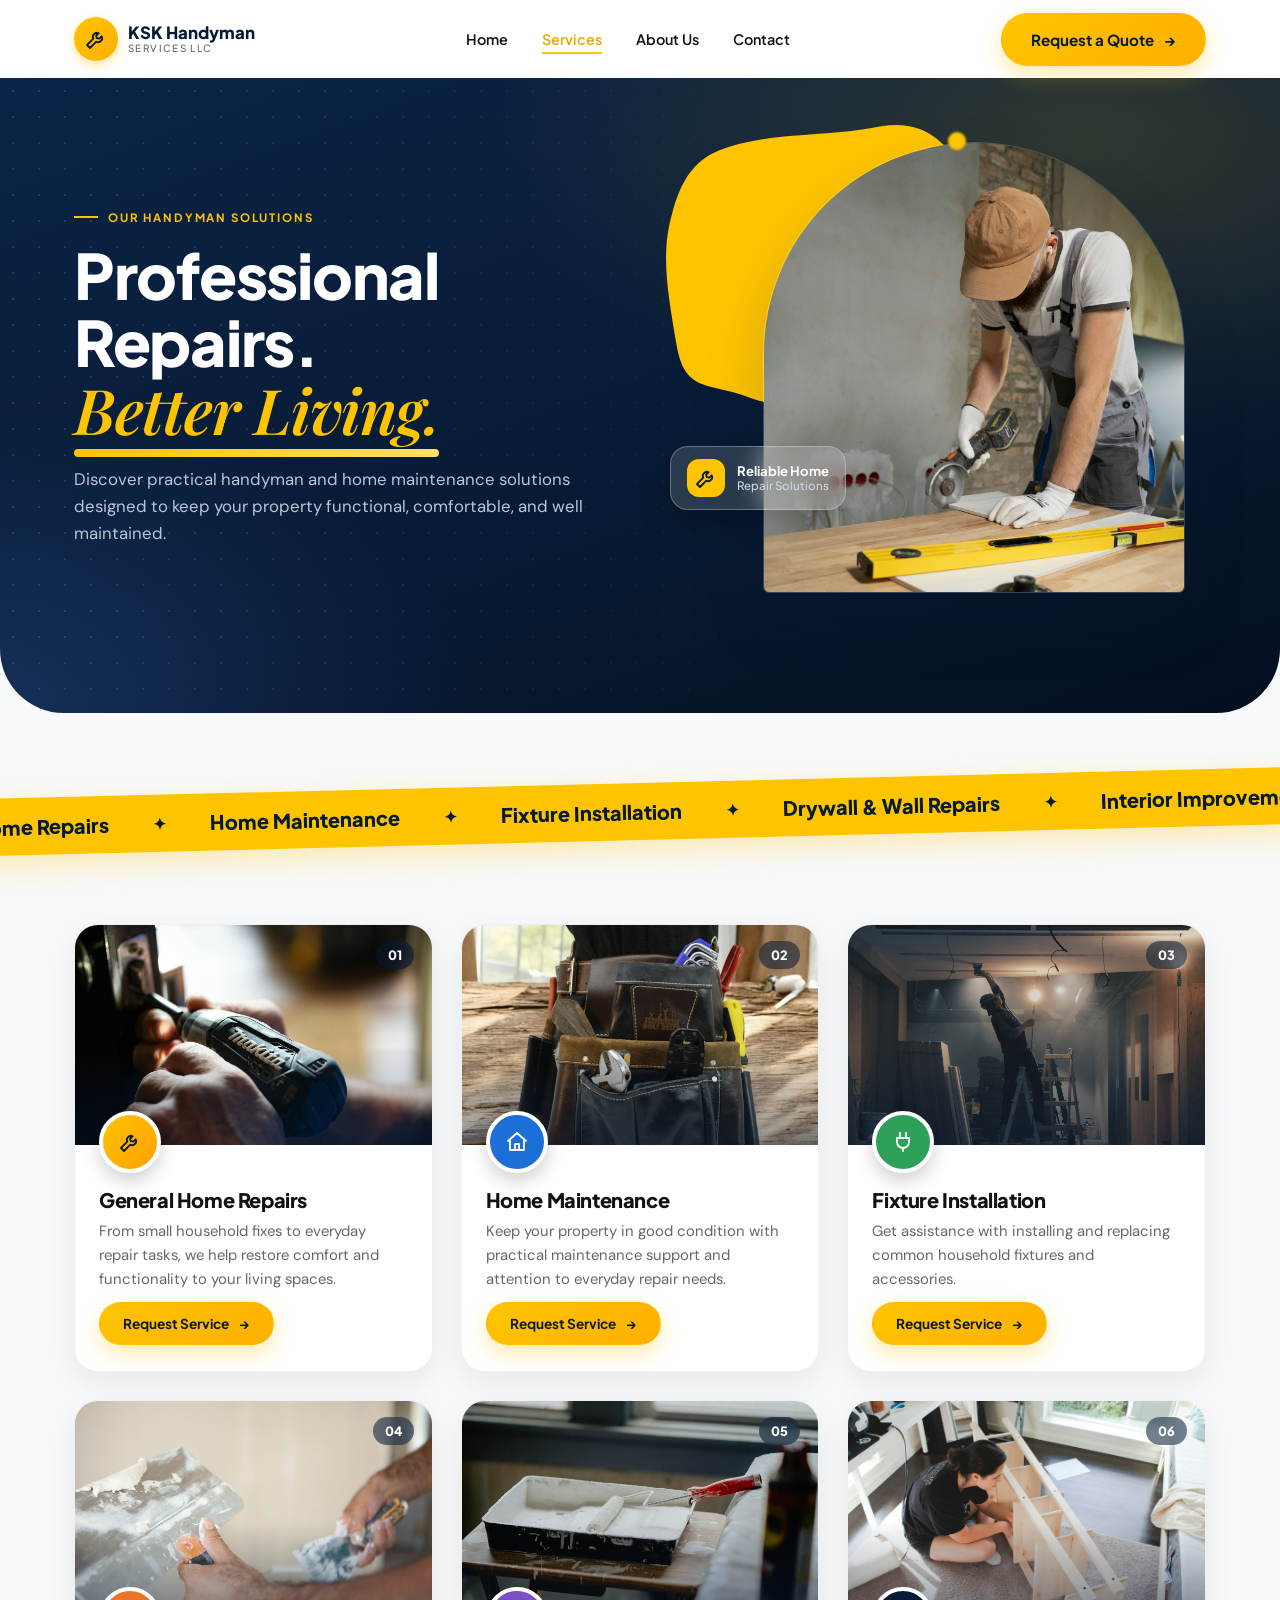
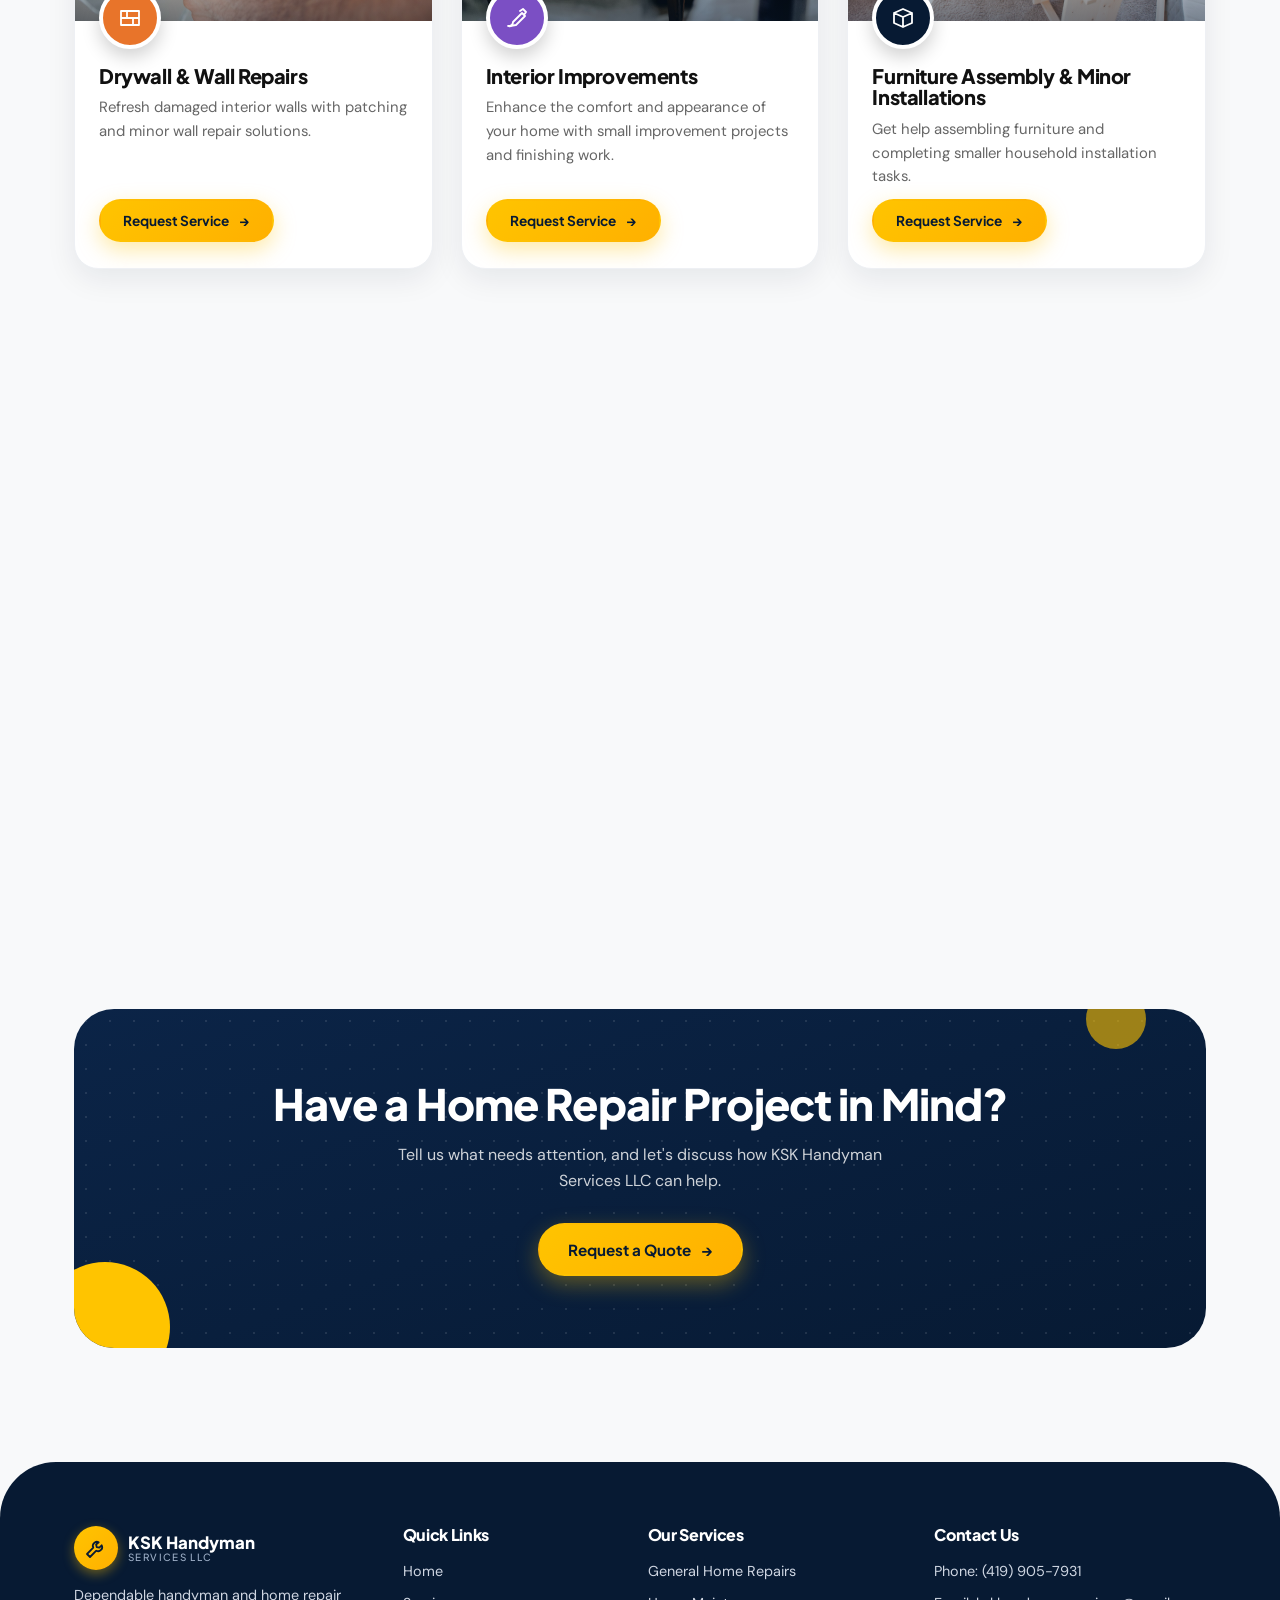
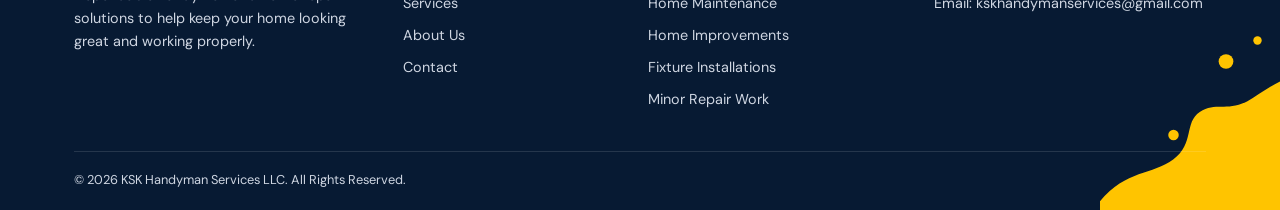
<file: services.html>
﻿<!doctype html><html lang="en"><head><meta charset="utf-8"><meta name="viewport" content="width=device-width,initial-scale=1"><title>Services | KSK Handyman Services LLC</title><meta name="description" content="Handyman and home maintenance services."><link rel="stylesheet" href="styles.css"></head><body><svg width="0" height="0" style="position:absolute" aria-hidden="true"><symbol id='wrench' viewBox='0 0 24 24'><path d="M14.7 6.3a4 4 0 0 0-5.4 5.4L3 18l3 3 6.3-6.3a4 4 0 0 0 5.4-5.4l-2.4 2.4-2.6-.6-.6-2.6z"/></symbol><symbol id='home' viewBox='0 0 24 24'><path d="M3 11l9-8 9 8M5 10v10h14V10M10 20v-6h4v6"/></symbol><symbol id='hammer' viewBox='0 0 24 24'><path d="M14 6l4 4M5 19l8-8M12 4l6 6-2 2-6-6zM3 21l3-3"/></symbol><symbol id='clock' viewBox='0 0 24 24'><circle cx="12" cy="12" r="9"/><path d="M12 7v5l3 2"/></symbol><symbol id='chat' viewBox='0 0 24 24'><path d="M4 5h16v11H9l-5 4z"/></symbol><symbol id='star' viewBox='0 0 24 24'><path d="M12 3l2.7 5.6 6.1.9-4.4 4.3 1 6.1L12 17l-5.4 2.9 1-6.1L3.2 9.5l6.1-.9z"/></symbol><symbol id='heart' viewBox='0 0 24 24'><path d="M12 20s-8-5-8-11a4.5 4.5 0 0 1 8-2.8A4.5 4.5 0 0 1 20 9c0 6-8 11-8 11z"/></symbol><symbol id='shield' viewBox='0 0 24 24'><path d="M12 3l8 3v6c0 5-3.5 8-8 9-4.5-1-8-4-8-9V6z"/><path d="M9 12l2 2 4-4"/></symbol><symbol id='plug' viewBox='0 0 24 24'><path d="M9 3v5M15 3v5M6 8h12v4a6 6 0 0 1-12 0zM12 18v3"/></symbol><symbol id='wall' viewBox='0 0 24 24'><path d="M3 5h18v14H3zM3 12h18M9 5v7M15 12v7"/></symbol><symbol id='brush' viewBox='0 0 24 24'><path d="M3 20c3 0 5-1 5-4l9-9 3 3-9 9c-3 0-5 2-8 1zM15 5l3-2 3 3-2 3"/></symbol><symbol id='box' viewBox='0 0 24 24'><path d="M3 7l9-4 9 4v10l-9 4-9-4zM3 7l9 4 9-4M12 11v10"/></symbol><symbol id='phone' viewBox='0 0 24 24'><path d="M5 3h4l2 5-2.5 1.5a11 11 0 0 0 6 6L16 13l5 2v4a2 2 0 0 1-2 2A16 16 0 0 1 3 5a2 2 0 0 1 2-2z"/></symbol><symbol id='mail' viewBox='0 0 24 24'><rect x="3" y="5" width="18" height="14" rx="2"/><path d="M3 7l9 6 9-6"/></symbol><symbol id='form' viewBox='0 0 24 24'><rect x="5" y="3" width="14" height="18" rx="2"/><path d="M9 8h6M9 12h6M9 16h3"/></symbol><symbol id='bolt' viewBox='0 0 24 24'><path d="M13 2L4 14h7l-1 8 9-12h-7z"/></symbol><symbol id='ruler' viewBox='0 0 24 24'><path d="M3 17L17 3l4 4L7 21zM8 12l2 2M11 9l2 2M14 6l2 2"/></symbol><symbol id='arrow-up' viewBox='0 0 24 24'><path d="M12 19V5M5 12l7-7 7 7"/></symbol></svg>
<header><div class="wrap nav"><a class='logo' href='index.html'><i><svg class='i' style='color:#071A33'><use href='#wrench'/></svg></i><span>KSK Handyman<small>Services LLC</small></span></a><nav class="menu"><a href='index.html'>Home</a><a href='services.html' class='on'>Services</a><a href='about.html'>About Us</a><a href='contact.html'>Contact</a></nav><a class="btn" href="contact.html">Request a Quote <span class="ar">&rarr;</span></a><button class="burger" aria-label="Menu"><span></span><span></span><span></span></button></div></header><main><section class='dhero'><div class='wrap hgrid'><div><span class='eyebrow l'>Our Handyman Solutions</span><h1>Professional Repairs. <em class="hl">Better Living.</em></h1><p class='lead'>Discover practical handyman and home maintenance solutions designed to keep your property functional, comfortable, and well maintained.</p></div><div class='pstage'><svg class="brush layer" data-d="6" viewBox="0 0 400 420"><path fill="#FFC400" d="M60 40c60-30 140-20 210-35 50-8 80 20 100 60 15 40-10 60 5 100s-15 70-25 110c-8 40-60 30-100 40s-90 40-140 20S30 330 20 270 0 160 15 110c8-30 20-55 45-70z"/></svg><div class='layer arch' data-d='10'><img src='images/services-hero.jpg' alt='Skilled home repair work'></div><div class='layer glass g1' data-d='-14'><span class='gi'><svg class='i'><use href='#wrench'/></svg></span><span>Reliable Home<small>Repair Solutions</small></span></div><span class='layer orb o1'></span></div></div></section>
<div class='mq' aria-hidden='true'><div><span>Home Repairs</span><span>Home Maintenance</span><span>Fixture Installation</span><span>Drywall &amp; Wall Repairs</span><span>Interior Improvements</span><span>Furniture Assembly</span><span>Minor Installations</span><span>Home Repairs</span><span>Home Maintenance</span><span>Fixture Installation</span><span>Drywall &amp; Wall Repairs</span><span>Interior Improvements</span><span>Furniture Assembly</span><span>Minor Installations</span></div></div>
<section><div class="wrap"><div class="grid3"><article class='card rv'><div class='imgbox'><img src='images/svc1.jpg' alt='General Home Repairs' loading='lazy'><span class='num'>01</span></div><span class='ico i-y'><svg class='i'><use href='#wrench'/></svg></span><div class='body'><h3>General Home Repairs</h3><p>From small household fixes to everyday repair tasks, we help restore comfort and functionality to your living spaces.</p><a class='btn' href='contact.html?service=General'>Request Service <span class='ar'>&rarr;</span></a></div></article>
<article class='card rv'><div class='imgbox'><img src='images/svc2.jpg' alt='Home Maintenance' loading='lazy'><span class='num'>02</span></div><span class='ico i-b'><svg class='i'><use href='#home'/></svg></span><div class='body'><h3>Home Maintenance</h3><p>Keep your property in good condition with practical maintenance support and attention to everyday repair needs.</p><a class='btn' href='contact.html?service=Home'>Request Service <span class='ar'>&rarr;</span></a></div></article>
<article class='card rv'><div class='imgbox'><img src='images/svc3.jpg' alt='Fixture Installation' loading='lazy'><span class='num'>03</span></div><span class='ico i-g'><svg class='i'><use href='#plug'/></svg></span><div class='body'><h3>Fixture Installation</h3><p>Get assistance with installing and replacing common household fixtures and accessories.</p><a class='btn' href='contact.html?service=Fixture'>Request Service <span class='ar'>&rarr;</span></a></div></article>
<article class='card rv'><div class='imgbox'><img src='images/svc4.jpg' alt='Drywall & Wall Repairs' loading='lazy'><span class='num'>04</span></div><span class='ico i-o'><svg class='i'><use href='#wall'/></svg></span><div class='body'><h3>Drywall & Wall Repairs</h3><p>Refresh damaged interior walls with patching and minor wall repair solutions.</p><a class='btn' href='contact.html?service=Drywall'>Request Service <span class='ar'>&rarr;</span></a></div></article>
<article class='card rv'><div class='imgbox'><img src='images/svc5.jpg' alt='Interior Improvements' loading='lazy'><span class='num'>05</span></div><span class='ico i-p'><svg class='i'><use href='#brush'/></svg></span><div class='body'><h3>Interior Improvements</h3><p>Enhance the comfort and appearance of your home with small improvement projects and finishing work.</p><a class='btn' href='contact.html?service=Interior'>Request Service <span class='ar'>&rarr;</span></a></div></article>
<article class='card rv'><div class='imgbox'><img src='images/svc6.jpg' alt='Furniture Assembly & Minor Installations' loading='lazy'><span class='num'>06</span></div><span class='ico i-n'><svg class='i'><use href='#box'/></svg></span><div class='body'><h3>Furniture Assembly & Minor Installations</h3><p>Get help assembling furniture and completing smaller household installation tasks.</p><a class='btn' href='contact.html?service=Furniture'>Request Service <span class='ar'>&rarr;</span></a></div></article></div></div></section>
<section style="padding-top:0"><div class="wrap split"><div class="imgbox rv"><img src="images/living2.jpg" alt="Bright, well-kept living room" loading="lazy"></div><div class="rv d1"><span class="eyebrow l">Care For Every Room</span><h2>A Home That Works as Good as It <em class="hl">Looks.</em></h2><ul class="checks"><li>Practical solutions tailored to your home</li><li>Clear communication from start to finish</li><li>Careful attention to detail</li></ul><a class="btn" href="contact.html">Request a Quote <span class="ar">&rarr;</span></a></div></div></section>
<section><div class='wrap'><div class='band rv'><span class='s1'></span><span class='s2'></span><h2>Have a Home Repair Project in Mind?</h2><p>Tell us what needs attention, and let's discuss how KSK Handyman Services LLC can help.</p><a class='btn' href='contact.html'>Request a Quote <span class='ar'>&rarr;</span></a></div></div></section></main>
<footer><svg class="splash" viewBox="0 0 200 200"><path fill="#FFC400" d="M200 40c-30 5-45 20-60 28-20 10-30 0-45 10s-5 30-25 45-45 10-70 40v37h200z"/><circle cx="120" cy="30" r="7" fill="#FFC400"/><circle cx="70" cy="100" r="5" fill="#FFC400"/><circle cx="150" cy="10" r="4" fill="#FFC400"/></svg><div class="wrap"><div class="fg"><div><a class='logo' href='index.html'><i><svg class='i' style='color:#071A33'><use href='#wrench'/></svg></i><span>KSK Handyman<small>Services LLC</small></span></a><p>Dependable handyman and home repair solutions to help keep your home looking great and working properly.</p></div>
<div><h4>Quick Links</h4><ul><li><a href="index.html">Home</a></li><li><a href="services.html">Services</a></li><li><a href="about.html">About Us</a></li><li><a href="contact.html">Contact</a></li></ul></div>
<div><h4>Our Services</h4><ul><li><a href="services.html">General Home Repairs</a></li><li><a href="services.html">Home Maintenance</a></li><li><a href="services.html">Home Improvements</a></li><li><a href="services.html">Fixture Installations</a></li><li><a href="services.html">Minor Repair Work</a></li></ul></div>
<div><h4>Contact Us</h4><ul><li><a href="tel:+14199057931">Phone: (419) 905-7931</a></li><li><a href="mailto:kskhandymanservices@gmail.com">Email: kskhandymanservices@gmail.com</a></li></ul></div></div>
<div class="copy">&copy; 2026 KSK Handyman Services LLC. All Rights Reserved.</div></div></footer><script src="script.js"></script></body></html>
</file>
<file: styles.css>
﻿@import url('https://fonts.googleapis.com/css2?family=DM+Sans:wght@400;500;700&family=Playfair+Display:ital,wght@1,500;1,600&family=Plus+Jakarta+Sans:wght@500;700;800&display=swap');
:root{--y:#FFC400;--y2:#FFDF6B;--navy:#071A33;--navy2:#0B2447;--w:#fff;--bg:#F8F9FA;--ink:#111;--gray:#666;--r:24px;--sh:0 10px 30px rgba(7,26,51,.08);--sh2:0 30px 60px rgba(7,26,51,.18)}
*{box-sizing:border-box;margin:0;padding:0}
html{scroll-behavior:smooth;overflow-x:clip}
body{max-width:100vw;font-family:'DM Sans',sans-serif;color:var(--ink);background:var(--bg);line-height:1.6;overflow-x:hidden;animation:pg .5s ease}
@keyframes pg{from{opacity:0}to{opacity:1}}
img{max-width:100%;display:block}
a{color:inherit;text-decoration:none}
h1,h2,h3,h4{font-family:'Plus Jakarta Sans',sans-serif;font-weight:800;line-height:1.08;letter-spacing:-.02em}
h1{font-size:clamp(2.3rem,4.9vw,4.1rem)}
h2{font-size:clamp(1.8rem,3.6vw,2.7rem)}
h3{font-size:1.25rem}
.i{width:24px;height:24px;fill:none;stroke:currentColor;stroke-width:1.8;stroke-linecap:round;stroke-linejoin:round;flex:none}
em.hl{font-family:'Playfair Display',serif;font-style:italic;font-weight:600;color:var(--y);position:relative;white-space:nowrap}
em.hl::after{content:"";position:absolute;left:0;bottom:-.1em;width:100%;height:.14em;background:linear-gradient(90deg,var(--y),var(--y2));border-radius:9px;transform:scaleX(0);transform-origin:left;transition:transform .9s .5s cubic-bezier(.2,.8,.2,1)}
.in em.hl::after,.hero em.hl::after,.dhero em.hl::after{transform:scaleX(1)}
.wrap{max-width:1180px;margin:0 auto;padding:0 24px;position:relative}
.eyebrow{display:inline-flex;align-items:center;gap:10px;font:700 .72rem 'Plus Jakarta Sans';letter-spacing:.16em;text-transform:uppercase;color:#E5A800;margin-bottom:16px}
.eyebrow.c::before,.eyebrow.l::before,.eyebrow.c::after{content:"";width:24px;height:2px;background:var(--y)}
.eyebrow.c{justify-content:center}
.lead{color:var(--gray);font-size:1.05rem;max-width:540px}
/* progress + glow */
#prog{position:fixed;top:0;left:0;height:3px;width:0;background:linear-gradient(90deg,var(--y),var(--y2));z-index:100}
#cg{position:fixed;width:420px;height:420px;border-radius:50%;pointer-events:none;z-index:0;background:radial-gradient(circle,rgba(255,196,0,.13),transparent 65%);transform:translate(-50%,-50%);left:-999px;top:-999px;transition:opacity .3s}
#top{position:fixed;right:22px;bottom:22px;width:48px;height:48px;border-radius:50%;background:var(--navy);color:var(--y);border:0;display:grid;place-items:center;cursor:pointer;z-index:60;opacity:0;transform:translateY(20px);transition:.3s;box-shadow:var(--sh2)}
#top.show{opacity:1;transform:none}
#top:hover{background:var(--y);color:var(--navy)}
/* buttons */
.btn{display:inline-flex;align-items:center;gap:10px;padding:15px 28px;border-radius:999px;font:700 .95rem 'Plus Jakarta Sans';border:2px solid transparent;cursor:pointer;transition:transform .25s,box-shadow .25s,background .25s;background:linear-gradient(135deg,var(--y),#FFB000);color:var(--navy);position:relative;overflow:hidden;box-shadow:0 8px 22px rgba(255,196,0,.35)}
.btn::before{content:"";position:absolute;top:0;left:-80%;width:50%;height:100%;background:linear-gradient(100deg,transparent,rgba(255,255,255,.55),transparent);transform:skewX(-20deg);transition:left .6s}
.btn:hover::before{left:130%}
.btn .ar{transition:transform .25s}
.btn:hover{box-shadow:0 14px 30px rgba(255,196,0,.5)}
.btn:hover .ar,.link:hover .ar{transform:translateX(6px)}
.btn.ghost{background:rgba(255,255,255,.08);border-color:rgba(255,255,255,.3);color:#fff;box-shadow:none;backdrop-filter:blur(6px)}
.btn.ghost:hover{border-color:var(--y);color:var(--y)}
.btn.light{background:#fff;border-color:#e6e8ec;color:var(--ink);box-shadow:none}
.btn.dark{background:var(--navy);color:#fff;box-shadow:0 10px 24px rgba(7,26,51,.3)}
.link{display:inline-flex;gap:8px;font:700 .85rem 'Plus Jakarta Sans'}
.ar{display:inline-block}
/* header */
header{position:sticky;top:0;z-index:70;transition:.3s;background:#fff;box-shadow:0 1px 0 rgba(7,26,51,.06)}
header.sc{background:rgba(255,255,255,.9);backdrop-filter:blur(12px);box-shadow:0 6px 24px rgba(0,0,0,.08)}
.nav{display:flex;align-items:center;justify-content:space-between;height:78px}
.logo{display:flex;align-items:center;gap:10px;font:800 1.05rem/1.1 'Plus Jakarta Sans';color:var(--navy)}
.logo i{width:44px;height:44px;border-radius:50%;background:linear-gradient(135deg,var(--y),#FFB000);display:grid;place-items:center;flex:none;box-shadow:0 4px 12px rgba(255,196,0,.4)}
.logo small{display:block;font-weight:500;font-size:.62rem;letter-spacing:.14em;text-transform:uppercase;color:var(--gray)}
footer .logo small{color:#9fb0c8}
.menu{display:flex;gap:34px;font:600 .9rem 'Plus Jakarta Sans'}
.menu a{position:relative;padding:6px 0}
.menu a::after{content:"";position:absolute;left:0;bottom:0;height:2px;width:0;background:var(--y);transition:.3s}
.menu a:hover::after,.menu a.on::after{width:100%}
.menu a.on{color:#E5A800}
.burger{display:none;background:none;border:0;width:44px;height:44px;cursor:pointer}
.burger span{display:block;width:24px;height:2.5px;background:var(--navy);margin:5px auto;border-radius:3px;transition:.3s}
/* HERO (dark luxury) */
.hero,.dhero{background:radial-gradient(1000px 500px at 85% 10%,rgba(255,196,0,.16),transparent 60%),radial-gradient(800px 500px at 0% 100%,rgba(70,120,220,.22),transparent 60%),linear-gradient(160deg,#0B2447,#071A33 60%,#050f20);color:#fff;position:relative;overflow:hidden;border-radius:0 0 64px 64px}
.hero::before,.dhero::before{content:"";position:absolute;inset:0;background-image:radial-gradient(rgba(255,255,255,.12) 1px,transparent 1.5px);background-size:26px 26px;mask-image:linear-gradient(90deg,#000,transparent 70%);-webkit-mask-image:linear-gradient(90deg,#000,transparent 70%);pointer-events:none}
.hero{padding:70px 0 170px}
.dhero{padding:64px 0 80px}
.hgrid{display:grid;grid-template-columns:minmax(0,1.12fr) minmax(0,1fr);gap:40px;align-items:center}
.hero h1,.dhero h1{color:#fff}
.hero .lead,.dhero .lead{color:#b9c6da;margin:22px 0 28px}
.hero .eyebrow,.dhero .eyebrow{color:var(--y)}
.btns{display:flex;gap:14px;flex-wrap:wrap}
.hero .hgrid>div:first-child>*{animation:up .8s both}
.hero .hgrid>div:first-child>*:nth-child(2){animation-delay:.1s}.hero .hgrid>div:first-child>*:nth-child(3){animation-delay:.2s}.hero .hgrid>div:first-child>*:nth-child(4){animation-delay:.3s}.hero .hgrid>div:first-child>*:nth-child(5){animation-delay:.4s}
@keyframes up{from{opacity:0;transform:translateY(30px)}to{opacity:1;transform:none}}
.rot{display:flex;align-items:center;gap:10px;margin:0 0 26px;font:700 1rem 'Plus Jakarta Sans';color:#dfe8f6}
.rot b{display:inline-block;color:var(--navy);background:var(--y);padding:4px 14px;border-radius:999px;min-width:150px;text-align:center;transition:.35s}
.rot b.sw{opacity:0;transform:translateY(8px)}
.chips{display:flex;gap:10px;flex-wrap:wrap;margin-top:30px}
.chips span{display:inline-flex;gap:8px;align-items:center;font-size:.8rem;color:#cfd9e9;border:1px solid rgba(255,255,255,.16);border-radius:999px;padding:7px 14px;background:rgba(255,255,255,.05)}
.chips svg{width:16px;height:16px;color:var(--y)}
.stage{position:relative;aspect-ratio:1/1.05;animation:up 1s .2s both}
.layer{position:absolute;transition:transform .2s ease-out;will-change:transform}
.stage .brush{left:-4%;top:-3%;width:70%}
.arch{right:0;top:0;width:66%;height:90%;border-radius:999px 999px 30px 30px;overflow:hidden;box-shadow:var(--sh2);border:1px solid rgba(255,255,255,.2)}
.arch img,.sq img,.circ img{width:100%;height:100%;object-fit:cover}
.arch img{transform:scale(1.04);animation:kb 14s ease-in-out infinite alternate}
@keyframes kb{to{transform:scale(1.14) translateX(-2%)}}
.sq{left:2%;bottom:8%;width:42%;aspect-ratio:1;border-radius:28px;overflow:hidden;border:6px solid #0a2142;box-shadow:var(--sh2)}
.circ{right:-1%;bottom:0;width:27%;aspect-ratio:1;border-radius:50%;overflow:hidden;border:6px solid #0a2142;box-shadow:0 0 0 3px var(--y)}
.spin{left:34%;top:6%;width:118px;height:118px;animation:rt 18s linear infinite;z-index:5}
.spinw{left:30%;top:2%;z-index:5}
@keyframes rt{to{transform:rotate(360deg)}}
.glass{background:rgba(255,255,255,.14);border:1px solid rgba(255,255,255,.28);backdrop-filter:blur(14px);-webkit-backdrop-filter:blur(14px);border-radius:18px;padding:12px 16px;display:flex;gap:12px;align-items:center;font:700 .82rem/1.25 'Plus Jakarta Sans';color:#fff;z-index:6;box-shadow:0 14px 30px rgba(0,0,0,.25)}
.glass .gi{width:38px;height:38px;border-radius:12px;background:var(--y);color:var(--navy);display:grid;place-items:center}
.glass small{display:block;font-weight:500;color:#cdd8ea;font-size:.72rem}
.g1{left:-2%;top:46%;animation:fl 5s ease-in-out infinite}
.g2{right:-2%;top:22%;animation:fl 6s 1s ease-in-out infinite}
@keyframes fl{50%{transform:translateY(-10px)}}
.orb{border-radius:50%;background:var(--y);filter:blur(1px);animation:fl 7s ease-in-out infinite}
.o1{width:18px;height:18px;left:50%;top:-2%}.o2{width:12px;height:12px;right:8%;bottom:34%;animation-delay:1.5s}
/* feature strip */
.stripwrap{margin-top:-96px;position:relative;z-index:5}
.strip{background:#fff;border-radius:26px;box-shadow:var(--sh2);display:grid;grid-template-columns:repeat(4,1fr);padding:30px 10px;border:1px solid #eef0f4}
.strip>div{display:flex;gap:14px;padding:0 24px;border-left:1px solid #eceef2;align-items:flex-start;transition:.3s}
.strip>div:first-child{border:0}
.strip>div:hover{transform:translateY(-5px)}
.ic{flex:none;width:54px;height:54px;border-radius:50%;display:grid;place-items:center;transition:.35s;color:var(--navy)}
.strip>div:hover .ic,.ccard:hover .ic{transform:rotate(-10deg) scale(1.12)}
.c1{background:#FFF1CC}.c2{background:#E1F0FF}.c3{background:#DDF5E4}.c4{background:#EDE6FB}
.strip h4{font-size:.98rem;margin-bottom:4px}.strip p{font-size:.82rem;color:var(--gray);line-height:1.45}
/* marquee */
.mq{overflow:hidden;margin:70px 0 0;background:var(--y);color:var(--navy);transform:rotate(-1.4deg);width:104%;margin-left:-2%;padding:16px 0;box-shadow:0 10px 30px rgba(255,196,0,.3)}
.mq div{display:flex;gap:44px;width:max-content;animation:mq 30s linear infinite;font:800 1.25rem 'Plus Jakarta Sans';white-space:nowrap}
.mq:hover div{animation-play-state:paused}
.mq span{display:inline-flex;gap:44px;align-items:center}
.mq span::after{content:"✦";font-size:1rem}
@keyframes mq{to{transform:translateX(-50%)}}
/* sections */
section{padding:84px 0;position:relative}
.head{text-align:center;margin-bottom:46px}
.head .lead{margin:14px auto 0}
.grid3{display:grid;grid-template-columns:repeat(3,1fr);gap:28px}
.card{background:#fff;border-radius:var(--r);box-shadow:var(--sh);overflow:hidden;transition:box-shadow .35s,transform .15s;position:relative;display:flex;flex-direction:column;transform-style:preserve-3d;border:1px solid #eef0f4}
.card:hover{box-shadow:0 28px 50px rgba(7,26,51,.16)}
.card .imgbox{height:220px}
.imgbox{position:relative;overflow:hidden;background:linear-gradient(135deg,#dfe4ec,#c9d1de)}
.imgbox img{width:100%;height:100%;object-fit:cover}
.card .imgbox img{transition:transform .8s}
.card:hover .imgbox img{transform:scale(1.1) rotate(.6deg)}
.card .imgbox::after{content:"";position:absolute;inset:0;background:linear-gradient(180deg,transparent 55%,rgba(7,26,51,.45));pointer-events:none}
.card .num{position:absolute;top:16px;right:18px;z-index:2;font:800 .8rem 'Plus Jakarta Sans';color:#fff;background:rgba(7,26,51,.55);backdrop-filter:blur(6px);padding:6px 12px;border-radius:999px}
.card .ico{position:absolute;top:186px;left:24px;width:62px;height:62px;border-radius:50%;border:4px solid #fff;display:grid;place-items:center;z-index:2;color:#fff;transition:.4s;box-shadow:0 8px 18px rgba(0,0,0,.18)}
.card:hover .ico{transform:rotate(360deg) scale(1.08)}
.card .body{padding:44px 24px 26px;display:flex;flex-direction:column;gap:10px;flex:1}
.card p{color:var(--gray);font-size:.93rem;flex:1}
.i-y{background:linear-gradient(135deg,#FFC400,#FF9F00)!important;color:var(--navy)!important}.i-b{background:#1D6FD8!important}.i-p{background:#7B4FC4!important}.i-g{background:#2FA05A!important}.i-o{background:#E8742A!important}.i-n{background:var(--navy)!important}
.card .btn{align-self:flex-start;padding:11px 22px;font-size:.85rem}
.center{text-align:center;margin-top:44px}
/* finder */
.finder{margin-top:46px;background:#fff;border-radius:28px;padding:30px;box-shadow:var(--sh);display:flex;gap:26px;align-items:center;justify-content:space-between;flex-wrap:wrap;border:1px dashed #e3c25a}
.finder h3{font-size:1.2rem}.finder p{color:var(--gray);font-size:.9rem}
.pills{display:flex;gap:10px;flex-wrap:wrap}
.pills a{padding:10px 18px;border-radius:999px;border:1.5px solid #e3e6eb;font:700 .82rem 'Plus Jakarta Sans';transition:.25s;background:#fff}
.pills a:hover{background:var(--y);border-color:var(--y);transform:translateY(-3px);box-shadow:0 8px 16px rgba(255,196,0,.35)}
/* process */
.proc{background:linear-gradient(180deg,#fff,#f3f5f9)}
.pg{display:grid;grid-template-columns:1fr 1.1fr;gap:70px;align-items:center}
.arc{position:relative;aspect-ratio:.9;max-width:480px}
.arc::before{content:"";position:absolute;inset:-14px 16px 14px -16px;border-radius:999px 999px 30px 30px;background:linear-gradient(160deg,var(--y),#FFB000)}
.arc .imgbox{position:absolute;inset:0;border-radius:999px 999px 30px 30px;box-shadow:var(--sh2)}
.arc .glass{position:absolute;right:-24px;bottom:30px;background:var(--navy);border-color:rgba(255,255,255,.1);animation:fl 5s ease-in-out infinite}
.steps{list-style:none;margin-top:30px;position:relative}
.steps::before{content:"";position:absolute;left:25px;top:20px;bottom:20px;width:2px;background:#e3e6eb}
.steps li{display:flex;gap:20px;padding:16px 18px;border-radius:20px;cursor:pointer;transition:.3s;position:relative}
.steps li b{flex:none;width:52px;height:52px;border-radius:50%;background:#fff;border:2px solid #e3e6eb;display:grid;place-items:center;font:800 1rem 'Plus Jakarta Sans';transition:.3s;z-index:1}
.steps li h4{font-size:1.05rem;margin-bottom:2px}.steps li p{font-size:.9rem;color:var(--gray)}
.steps li.on{background:#fff;box-shadow:var(--sh)}
.steps li.on b{background:var(--y);border-color:var(--y);transform:scale(1.1);box-shadow:0 8px 18px rgba(255,196,0,.45)}
/* navy brush */
.brushbar{background:var(--navy);color:#fff;padding:52px 0;clip-path:polygon(0 12%,3% 4%,8% 10%,14% 2%,22% 8%,30% 0,40% 7%,52% 1%,63% 8%,74% 2%,85% 9%,93% 3%,100% 10%,100% 90%,96% 98%,88% 91%,78% 99%,66% 92%,54% 100%,42% 93%,30% 99%,18% 92%,8% 99%,0 90%);margin:20px 0;position:relative}
.bb{display:grid;grid-template-columns:repeat(4,1fr)}
.bb>div{display:flex;gap:14px;align-items:center;justify-content:center;padding:0 16px;border-left:1px solid rgba(255,255,255,.18);transition:.3s}
.bb>div:hover{transform:translateY(-5px)}
.bb>div:first-child{border:0}
.bb .i{width:40px;height:40px;stroke-width:1.5}
.bb b{display:block;font:800 1.5rem 'Plus Jakarta Sans'}.bb span span{font-size:.82rem;opacity:.8}
/* why */
.why .wrap{display:grid;grid-template-columns:1fr 1fr 1.1fr;gap:26px;align-items:center}
.checks{list-style:none;margin-top:24px;display:grid;gap:12px}
.checks li{display:flex;gap:12px;align-items:center;font-weight:500;font-size:.95rem}
.checks li::before{content:"✓";flex:none;width:24px;height:24px;border-radius:50%;background:var(--y);display:grid;place-items:center;font-size:.75rem;font-weight:800}
.room{position:relative;aspect-ratio:1/1.1;border-radius:999px 999px 28px 28px;overflow:hidden;background:#f1e7cf;box-shadow:var(--sh2)}
.room img{width:100%;height:100%;object-fit:cover}
.pendant{position:absolute;left:50%;top:-4px;transform:translateX(-50%);z-index:2;width:70px;transform-origin:top center;animation:sw 4s ease-in-out infinite}
@keyframes sw{0%,100%{transform:translateX(-50%) rotate(-4deg)}50%{transform:translateX(-50%) rotate(4deg)}}
.cta{background:linear-gradient(160deg,#0B2447,var(--navy));color:#fff;border-radius:30px 70px 30px 80px;padding:46px 40px;position:relative;overflow:hidden;box-shadow:var(--sh2)}
.cta h2{margin-bottom:12px}.cta p{opacity:.8;margin-bottom:26px}
.cta::after{content:"";position:absolute;right:-50px;top:-50px;width:160px;height:160px;border-radius:50%;background:rgba(255,196,0,.18);animation:fl 6s ease-in-out infinite}
.band{background:linear-gradient(160deg,#0B2447,var(--navy));color:#fff;text-align:center;border-radius:40px;padding:72px 24px;position:relative;overflow:hidden}
.band::before{content:"";position:absolute;inset:0;background-image:radial-gradient(rgba(255,255,255,.1) 1px,transparent 1.5px);background-size:24px 24px}
.band>*{position:relative}
.band h2{margin-bottom:14px}.band p{opacity:.8;max-width:520px;margin:0 auto 30px}
.band .s1,.band .s2{position:absolute;border-radius:50%;background:var(--y);animation:fl 7s ease-in-out infinite}
.band .s1{width:130px;height:130px;left:-34px;bottom:-44px}.band .s2{width:60px;height:60px;right:60px;top:-20px;opacity:.6}
/* footer */
footer{background:var(--navy);color:#cfd6e2;padding:64px 0 20px;position:relative;overflow:hidden;margin-top:30px;border-radius:56px 56px 0 0}
.fg{display:grid;grid-template-columns:1.4fr 1fr 1.2fr 1.3fr;gap:36px;font-size:.9rem}
footer h4{color:#fff;font-size:1rem;margin-bottom:16px}
footer ul{list-style:none;display:grid;gap:9px}
footer a:hover{color:var(--y)}
footer .logo{color:#fff;margin-bottom:14px}
.copy{border-top:1px solid rgba(255,255,255,.12);margin-top:40px;padding-top:18px;font-size:.8rem}
.splash{position:absolute;right:-30px;bottom:-30px;width:210px;pointer-events:none}
/* inner pages */
.pstage{position:relative;aspect-ratio:1.05;max-width:520px;width:100%;margin-left:auto;animation:up 1s .2s both}
.pstage .arch{width:82%;height:92%;right:4%}
.pstage .brush{width:64%;left:-6%;top:-4%}
.pstage .g1{left:-4%;top:62%}
.story{display:grid;grid-template-columns:1fr 1.2fr;gap:70px;align-items:center}
.story p{color:var(--gray);margin-top:16px}
.ccard{background:#fff;border-radius:var(--r);box-shadow:var(--sh);padding:34px;text-align:center;transition:box-shadow .3s,transform .15s;border:1px solid #eef0f4}
.ccard:hover{box-shadow:var(--sh2)}
.ccard .ic{margin:0 auto 16px;width:66px;height:66px}
.ccard p{color:var(--gray);margin-top:6px;word-break:break-word}
.ccard a:hover{color:#E5A800}
.banner{position:relative;border-radius:34px;overflow:hidden;min-height:340px;display:flex;align-items:flex-end;box-shadow:var(--sh2)}
.banner img{position:absolute;inset:0;width:100%;height:100%;object-fit:cover;transition:transform 1.2s}
.banner:hover img{transform:scale(1.05)}
.banner::after{content:"";position:absolute;inset:0;background:linear-gradient(0deg,rgba(7,26,51,.9),rgba(7,26,51,.1) 70%)}
.banner div{position:relative;z-index:2;padding:36px;color:#fff;max-width:560px}
.banner p{opacity:.85;margin-top:8px}
.split{display:grid;grid-template-columns:1.1fr 1fr;gap:60px;align-items:center}
.split .imgbox{border-radius:30px;aspect-ratio:1.15;box-shadow:var(--sh2)}
.split .checks{margin:22px 0 26px}
form{background:#fff;border-radius:30px;box-shadow:var(--sh2);padding:44px;display:grid;grid-template-columns:1fr 1fr;gap:18px;max-width:820px;margin:0 auto;border:1px solid #eef0f4}
form .f{grid-column:1/-1}
label{display:block;font:700 .82rem 'Plus Jakarta Sans';margin-bottom:6px}
input,select,textarea{width:100%;padding:15px 18px;border-radius:14px;border:1.5px solid #e3e6eb;font:inherit;background:#fafbfc;transition:.2s}
input:focus,select:focus,textarea:focus{outline:0;border-color:var(--y);box-shadow:0 0 0 4px rgba(255,196,0,.2);background:#fff}
textarea{min-height:140px;resize:vertical}
.ok{display:none;grid-column:1/-1;background:#DDF5E4;color:#17653a;padding:16px;border-radius:14px;font-weight:700;text-align:center}
.hp{position:absolute;left:-9999px}
/* reveal */
.rv{opacity:0;transform:translateY(34px);transition:opacity .8s,transform .8s cubic-bezier(.2,.8,.2,1)}
.rv.in{opacity:1;transform:none}
.d1{transition-delay:.12s}.d2{transition-delay:.24s}
@media(prefers-reduced-motion:reduce){*{animation:none!important;transition:none!important}.rv{opacity:1;transform:none}}
@media(hover:none){#cg{display:none}}
/* responsive */
@media(max-width:1100px){.strip{padding:26px 6px}.strip>div{padding:0 16px}}
@media(max-width:980px){
.hgrid,.story,.pg,.split{grid-template-columns:minmax(0,1fr);gap:44px}
.stage,.pstage{max-width:520px;margin:0 auto;width:100%}
.hero{padding:50px 0 140px}
.strip{grid-template-columns:1fr 1fr;gap:26px 0}.strip>div:nth-child(3){border-left:0}
.grid3{grid-template-columns:1fr 1fr}
.bb{grid-template-columns:1fr 1fr;gap:26px 0}.bb>div:nth-child(3){border-left:0}
.why .wrap{grid-template-columns:1fr}.room{max-width:420px;margin:0 auto;width:100%}
.fg{grid-template-columns:1fr 1fr}
.arc{margin:0 auto 0 16px}
}
@media(max-width:760px){
.burger{display:block}.nav>.btn{display:none}
.menu{position:absolute;top:78px;left:0;right:0;background:#fff;flex-direction:column;gap:0;padding:8px 24px 20px;box-shadow:0 14px 24px rgba(0,0,0,.1);display:none}
.menu.open{display:flex}.menu a{padding:14px 0;border-bottom:1px solid #eee}
.burger.open span:nth-child(1){transform:translateY(7.5px) rotate(45deg)}.burger.open span:nth-child(2){opacity:0}.burger.open span:nth-child(3){transform:translateY(-7.5px) rotate(-45deg)}
section{padding:58px 0}
.hero{border-radius:0 0 36px 36px;padding:40px 0 130px}.dhero{border-radius:0 0 36px 36px;padding:44px 0 56px}
.stripwrap{margin-top:-84px}
.strip{grid-template-columns:1fr}.strip>div{border:0!important;padding:0 18px}
.grid3{grid-template-columns:1fr}
.bb{grid-template-columns:1fr}.bb>div{border:0!important;justify-content:flex-start;padding-left:30px}
.fg{grid-template-columns:1fr}
footer{border-radius:36px 36px 0 0}
form{grid-template-columns:1fr;padding:26px 20px}form .h{grid-column:1/-1}
.btns .btn{flex:1;justify-content:center}
.glass{padding:9px 12px;font-size:.72rem}.glass .gi{width:30px;height:30px}.g2{display:none}.spin{width:84px;height:84px}
.rot b{min-width:130px}
.cta{padding:34px 26px}.logo{font-size:.9rem}
.mq div{font-size:1rem}
.steps li{padding:12px 6px}.steps li.on{padding:12px}
.finder{padding:22px}
.arc .glass{right:-6px}
}
@media(max-width:420px){.hero h1{font-size:2.3rem}.rot{flex-wrap:wrap}}

.eyebrow{flex-wrap:wrap}.hero .hgrid>div,.dhero .hgrid>div{min-width:0}@media(max-width:760px){.eyebrow{letter-spacing:.1em}.hero .btns .btn{padding:14px 16px;font-size:.88rem}.stage{overflow:visible}}


.arc{width:calc(100% - 20px)}@media(max-width:980px){.arc{margin:0 auto 0 14px}}


@media(max-width:600px){
.btns{flex-direction:column;gap:12px}.btns .btn,.hero .btns .btn{width:100%;flex:none;justify-content:center;padding:16px 20px;font-size:.95rem;white-space:nowrap}
.eyebrow.l::before{display:none}.eyebrow{font-size:.66rem}
.hero{padding:34px 0 120px}
.chips{gap:8px}.chips span{font-size:.75rem;padding:6px 12px}
.stage{aspect-ratio:1/1.12;margin-bottom:26px}
.stage .arch{width:68%;height:86%}
.stage .sq{width:44%;left:0;bottom:14%}
.stage .circ{width:25%;right:0;bottom:2%}
.stage .spin{width:76px;height:76px;left:20%!important;top:0!important}
.stage .spinw{width:76px!important;height:76px!important;left:20%!important;top:0!important}
.stage .spinw span{width:30px!important;height:30px!important}
.stage .g1{left:4%;top:auto;bottom:-6%;max-width:70%}
.stage .brush{width:62%;left:-6%;top:2%}
.pstage .g1{bottom:-4%;top:auto;left:2%}
.pstage{margin-bottom:22px}
.mq{margin-top:56px}
.fg{text-align:left}
}
@media(max-width:360px){h1{font-size:2.1rem}.hero .lead{font-size:.98rem}.rot{font-size:.92rem}}
</file>
